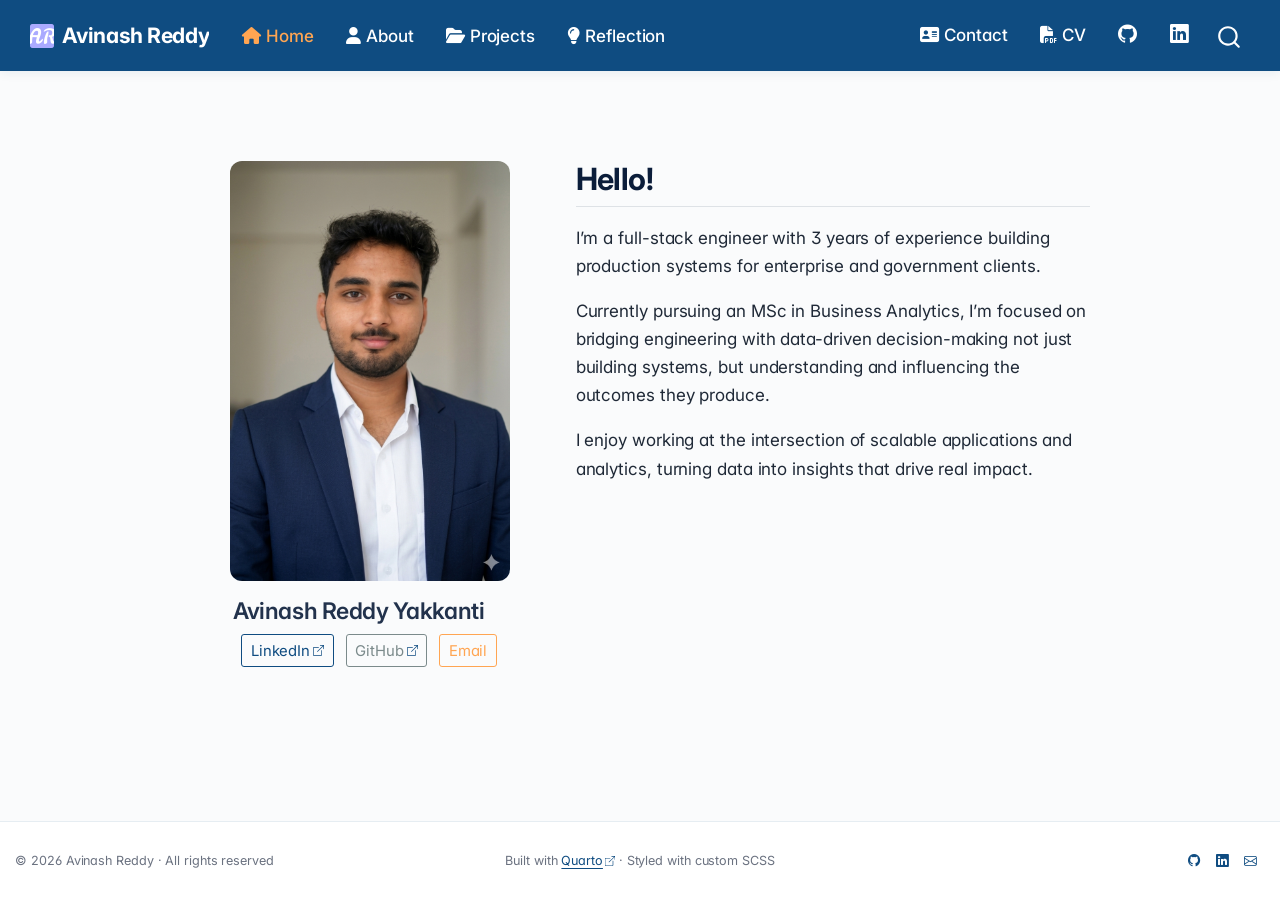
<file: docs/index.html>
<!DOCTYPE html>
<html xmlns="http://www.w3.org/1999/xhtml" lang="en" xml:lang="en"><head>

<meta charset="utf-8">
<meta name="generator" content="quarto-1.9.36">

<meta name="viewport" content="width=device-width, initial-scale=1.0, user-scalable=yes">


<title>Avinash Reddy · Portfolio – Avinash Reddy</title>
<style>
/* Default styles provided by pandoc.
** See https://pandoc.org/MANUAL.html#variables-for-html for config info.
*/
code{white-space: pre-wrap;}
span.smallcaps{font-variant: small-caps;}
div.columns{display: flex; gap: min(4vw, 1.5em);}
div.column{flex: auto; overflow-x: auto;}
div.hanging-indent{margin-left: 1.5em; text-indent: -1.5em;}
ul.task-list{list-style: none;}
ul.task-list li input[type="checkbox"] {
  width: 0.8em;
  margin: 0 0.8em 0.2em -1em; /* quarto-specific, see https://github.com/quarto-dev/quarto-cli/issues/4556 */ 
  vertical-align: middle;
}
</style>


<script src="site_libs/quarto-nav/quarto-nav.js"></script>
<script src="site_libs/clipboard/clipboard.min.js"></script>
<script src="site_libs/quarto-search/autocomplete.umd.js"></script>
<script src="site_libs/quarto-search/fuse.min.js"></script>
<script src="site_libs/quarto-search/quarto-search.js"></script>
<meta name="quarto:offset" content="./">
<link href="./images/favicon.ico" rel="icon">
<script src="site_libs/quarto-html/quarto.js" type="module"></script>
<script src="site_libs/quarto-html/tabsets/tabsets.js" type="module"></script>
<script src="site_libs/quarto-html/popper.min.js"></script>
<script src="site_libs/quarto-html/tippy.umd.min.js"></script>
<script src="site_libs/quarto-html/anchor.min.js"></script>
<link href="site_libs/quarto-html/tippy.css" rel="stylesheet">
<link href="site_libs/quarto-html/quarto-syntax-highlighting-d4a9812550bb38929f63f56df8ca3741.css" rel="stylesheet" id="quarto-text-highlighting-styles">
<script src="site_libs/bootstrap/bootstrap.min.js"></script>
<link href="site_libs/bootstrap/bootstrap-icons.css" rel="stylesheet">
<link href="site_libs/bootstrap/bootstrap-14f9cd70b655bc356fd94f6cda66fdd4.min.css" rel="stylesheet" append-hash="true" id="quarto-bootstrap" data-mode="light">
<link href="site_libs/quarto-contrib/fontawesome6-6.7.2/all.min.css" rel="stylesheet">
<link href="site_libs/quarto-contrib/fontawesome6-6.7.2/latex-fontsize.css" rel="stylesheet">
<script id="quarto-search-options" type="application/json">{
  "location": "navbar",
  "copy-button": false,
  "collapse-after": 3,
  "panel-placement": "end",
  "type": "overlay",
  "limit": 50,
  "keyboard-shortcut": [
    "f",
    "/",
    "s"
  ],
  "show-item-context": false,
  "language": {
    "search-no-results-text": "No results",
    "search-matching-documents-text": "matching documents",
    "search-copy-link-title": "Copy link to search",
    "search-hide-matches-text": "Hide additional matches",
    "search-more-match-text": "more match in this document",
    "search-more-matches-text": "more matches in this document",
    "search-clear-button-title": "Clear",
    "search-text-placeholder": "",
    "search-detached-cancel-button-title": "Cancel",
    "search-submit-button-title": "Submit",
    "search-label": "Search"
  }
}</script>
<style>html{ scroll-behavior: smooth; }</style>


</head>

<body class="nav-fixed quarto-light">

<div id="quarto-search-results"></div>
  <header id="quarto-header" class="headroom fixed-top">
    <nav class="navbar navbar-expand-lg " data-bs-theme="dark">
      <div class="navbar-container container-fluid">
      <div class="navbar-brand-container mx-auto">
    <a href="./index.html" class="navbar-brand navbar-brand-logo">
    <img src="./images/logo.png" alt="Avinash Reddy logo" class="navbar-logo light-content">
    <img src="./images/logo.png" alt="Avinash Reddy logo" class="navbar-logo dark-content">
    </a>
    <a class="navbar-brand" href="./index.html">
    <span class="navbar-title">Avinash Reddy</span>
    </a>
  </div>
            <div id="quarto-search" class="" title="Search"></div>
          <button class="navbar-toggler" type="button" data-bs-toggle="collapse" data-bs-target="#navbarCollapse" aria-controls="navbarCollapse" role="menu" aria-expanded="false" aria-label="Toggle navigation" onclick="if (window.quartoToggleHeadroom) { window.quartoToggleHeadroom(); }">
  <span class="navbar-toggler-icon"></span>
</button>
          <div class="collapse navbar-collapse" id="navbarCollapse">
            <ul class="navbar-nav navbar-nav-scroll me-auto">
  <li class="nav-item">
    <a class="nav-link active" href="./index.html" aria-current="page"> 
<span class="menu-text"><i class="fa-solid fa-house" aria-label="house"></i> Home</span></a>
  </li>  
  <li class="nav-item">
    <a class="nav-link" href="./about.html"> 
<span class="menu-text"><i class="fa-solid fa-user" aria-label="user"></i> About</span></a>
  </li>  
  <li class="nav-item">
    <a class="nav-link" href="./projects/list/index.html"> 
<span class="menu-text"><i class="fa-solid fa-folder-open" aria-label="folder-open"></i> Projects</span></a>
  </li>  
  <li class="nav-item">
    <a class="nav-link" href="./reflection.html"> 
<span class="menu-text"><i class="fa-solid fa-lightbulb" aria-label="lightbulb"></i> Reflection</span></a>
  </li>  
</ul>
            <ul class="navbar-nav navbar-nav-scroll ms-auto">
  <li class="nav-item">
    <a class="nav-link" href="./contact.html"> 
<span class="menu-text"><i class="fa-solid fa-address-card" aria-label="address-card"></i> Contact</span></a>
  </li>  
  <li class="nav-item">
    <a class="nav-link" href="./cv/Avinash_cv.pdf" target="_blank"> 
<span class="menu-text"><i class="fa-solid fa-file-pdf" aria-label="file-pdf"></i> CV</span></a>
  </li>  
  <li class="nav-item compact">
    <a class="nav-link" href="https://github.com/avinashreddy-11105" target="_blank"> <i class="bi bi-github" role="img" aria-label="GitHub">
</i> 
<span class="menu-text"></span></a>
  </li>  
  <li class="nav-item compact">
    <a class="nav-link" href="https://linkedin.com/in/avinashreddy11105" target="_blank"> <i class="bi bi-linkedin" role="img" aria-label="LinkedIn">
</i> 
<span class="menu-text"></span></a>
  </li>  
</ul>
          </div> <!-- /navcollapse -->
            <div class="quarto-navbar-tools">
</div>
      </div> <!-- /container-fluid -->
    </nav>
</header>
<!-- content -->
<div id="quarto-content" class="quarto-container page-columns page-rows-contents page-layout-full page-navbar">
<!-- sidebar -->
<!-- margin-sidebar -->
    
<!-- main -->
<main class="content column-page" id="quarto-document-content"><header id="title-block-header" class="quarto-title-block"></header>




<style>
.hero-container {
  max-width: 900px;
  margin: 60px auto;
}

/* Ensure grid is centered while keeping top alignment */
.grid {
  align-items: flex-start !important;
  justify-content: center !important;
}

.g-col-md-7 {
  display: flex;
  flex-direction: column;
  justify-content: flex-start;
}

.profile-img {
  border-radius: 12px;
  width: 100%;
  max-width: 280px;
  display: block;
  margin: 0 auto;
}

.name {
  margin-top: 15px;
  font-weight: 600;
  margin-left : 6px;
}

.links a {
  margin-right: 8px;
}

/* Remove default heading top spacing so "Hello" aligns with image top */
h2 {
  margin-top: 0;
}

</style>
<div class="hero-container">
<div class="grid align-items-start justify-content-center">
<div class="g-col-12 g-col-md-5 text-center">
<p><img src="images/profile.png" class="profile-img img-fluid"></p>
<section id="avinash-reddy-yakkanti" class="level3 name">
<h3 class="name anchored" data-anchor-id="avinash-reddy-yakkanti">Avinash Reddy Yakkanti</h3>
<div class="links">
<p><a href="https://linkedin.com/in/avinashreddy11105" class="btn btn-outline-primary btn-sm">LinkedIn</a> <a href="https://github.com/avinashreddy-11105" class="btn btn-outline-dark btn-sm">GitHub</a> <a href="mailto:yakkantiavinash6@gmail.com" class="btn btn-outline-secondary btn-sm">Email</a></p>
</div>
</section>
</div>
<section id="hello" class="level2 g-col-12 g-col-md-7">
<h2 class="anchored" data-anchor-id="hello">Hello!</h2>
<p>I’m a full-stack engineer with 3 years of experience building production systems for enterprise and government clients.</p>
<p>Currently pursuing an MSc in Business Analytics, I’m focused on bridging engineering with data-driven decision-making not just building systems, but understanding and influencing the outcomes they produce.</p>
<p>I enjoy working at the intersection of scalable applications and analytics, turning data into insights that drive real impact.</p>
</section>
</div>
</div>



</main> <!-- /main -->
<script id="quarto-html-after-body" type="application/javascript">
  window.document.addEventListener("DOMContentLoaded", function (event) {
    const icon = "";
    const anchorJS = new window.AnchorJS();
    anchorJS.options = {
      placement: 'right',
      icon: icon
    };
    anchorJS.add('.anchored');
    const isCodeAnnotation = (el) => {
      for (const clz of el.classList) {
        if (clz.startsWith('code-annotation-')) {                     
          return true;
        }
      }
      return false;
    }
    const onCopySuccess = function(e) {
      // button target
      const button = e.trigger;
      // don't keep focus
      button.blur();
      // flash "checked"
      button.classList.add('code-copy-button-checked');
      var currentTitle = button.getAttribute("title");
      button.setAttribute("title", "Copied!");
      let tooltip;
      if (window.bootstrap) {
        button.setAttribute("data-bs-toggle", "tooltip");
        button.setAttribute("data-bs-placement", "left");
        button.setAttribute("data-bs-title", "Copied!");
        tooltip = new bootstrap.Tooltip(button, 
          { trigger: "manual", 
            customClass: "code-copy-button-tooltip",
            offset: [0, -8]});
        tooltip.show();    
      }
      setTimeout(function() {
        if (tooltip) {
          tooltip.hide();
          button.removeAttribute("data-bs-title");
          button.removeAttribute("data-bs-toggle");
          button.removeAttribute("data-bs-placement");
        }
        button.setAttribute("title", currentTitle);
        button.classList.remove('code-copy-button-checked');
      }, 1000);
      // clear code selection
      e.clearSelection();
    }
    const getTextToCopy = function(trigger) {
      const outerScaffold = trigger.parentElement.cloneNode(true);
      const codeEl = outerScaffold.querySelector('code');
      for (const childEl of codeEl.children) {
        if (isCodeAnnotation(childEl)) {
          childEl.remove();
        }
      }
      return codeEl.innerText;
    }
    const clipboard = new window.ClipboardJS('.code-copy-button:not([data-in-quarto-modal])', {
      text: getTextToCopy
    });
    clipboard.on('success', onCopySuccess);
    if (window.document.getElementById('quarto-embedded-source-code-modal')) {
      const clipboardModal = new window.ClipboardJS('.code-copy-button[data-in-quarto-modal]', {
        text: getTextToCopy,
        container: window.document.getElementById('quarto-embedded-source-code-modal')
      });
      clipboardModal.on('success', onCopySuccess);
    }
      var localhostRegex = new RegExp(/^(?:http|https):\/\/localhost\:?[0-9]*\//);
      var mailtoRegex = new RegExp(/^mailto:/);
        var filterRegex = new RegExp("https:\/\/avinashreddyyakkanti2-alt\.github\.io\/Avinash-ePortfolio\/");
      var isInternal = (href) => {
          return filterRegex.test(href) || localhostRegex.test(href) || mailtoRegex.test(href);
      }
      // Inspect non-navigation links and adorn them if external
     var links = window.document.querySelectorAll('a[href]:not(.nav-link):not(.navbar-brand):not(.toc-action):not(.sidebar-link):not(.sidebar-item-toggle):not(.pagination-link):not(.no-external):not([aria-hidden]):not(.dropdown-item):not(.quarto-navigation-tool):not(.about-link)');
      for (var i=0; i<links.length; i++) {
        const link = links[i];
        if (!isInternal(link.href)) {
          // undo the damage that might have been done by quarto-nav.js in the case of
          // links that we want to consider external
          if (link.dataset.originalHref !== undefined) {
            link.href = link.dataset.originalHref;
          }
            // target, if specified
            link.setAttribute("target", "_blank");
            if (link.getAttribute("rel") === null) {
              link.setAttribute("rel", "noopener");
            }
            // default icon
            link.classList.add("external");
        }
      }
    function tippyHover(el, contentFn, onTriggerFn, onUntriggerFn) {
      const config = {
        allowHTML: true,
        maxWidth: 500,
        delay: 100,
        arrow: false,
        appendTo: function(el) {
            return el.parentElement;
        },
        interactive: true,
        interactiveBorder: 10,
        theme: 'quarto',
        placement: 'bottom-start',
      };
      if (contentFn) {
        config.content = contentFn;
      }
      if (onTriggerFn) {
        config.onTrigger = onTriggerFn;
      }
      if (onUntriggerFn) {
        config.onUntrigger = onUntriggerFn;
      }
      window.tippy(el, config); 
    }
    const noterefs = window.document.querySelectorAll('a[role="doc-noteref"]');
    for (var i=0; i<noterefs.length; i++) {
      const ref = noterefs[i];
      tippyHover(ref, function() {
        // use id or data attribute instead here
        let href = ref.getAttribute('data-footnote-href') || ref.getAttribute('href');
        try { href = new URL(href).hash; } catch {}
        const id = href.replace(/^#\/?/, "");
        const note = window.document.getElementById(id);
        if (note) {
          return note.innerHTML;
        } else {
          return "";
        }
      });
    }
    const xrefs = window.document.querySelectorAll('a.quarto-xref');
    const processXRef = (id, note) => {
      // Strip column container classes
      const stripColumnClz = (el) => {
        el.classList.remove("page-full", "page-columns");
        if (el.children) {
          for (const child of el.children) {
            stripColumnClz(child);
          }
        }
      }
      stripColumnClz(note)
      if (id === null || id.startsWith('sec-')) {
        // Special case sections, only their first couple elements
        const container = document.createElement("div");
        if (note.children && note.children.length > 2) {
          container.appendChild(note.children[0].cloneNode(true));
          for (let i = 1; i < note.children.length; i++) {
            const child = note.children[i];
            if (child.tagName === "P" && child.innerText === "") {
              continue;
            } else {
              container.appendChild(child.cloneNode(true));
              break;
            }
          }
          if (window.Quarto?.typesetMath) {
            window.Quarto.typesetMath(container);
          }
          return container.innerHTML
        } else {
          if (window.Quarto?.typesetMath) {
            window.Quarto.typesetMath(note);
          }
          return note.innerHTML;
        }
      } else {
        // Remove any anchor links if they are present
        const anchorLink = note.querySelector('a.anchorjs-link');
        if (anchorLink) {
          anchorLink.remove();
        }
        if (window.Quarto?.typesetMath) {
          window.Quarto.typesetMath(note);
        }
        if (note.classList.contains("callout")) {
          return note.outerHTML;
        } else {
          return note.innerHTML;
        }
      }
    }
    for (var i=0; i<xrefs.length; i++) {
      const xref = xrefs[i];
      tippyHover(xref, undefined, function(instance) {
        instance.disable();
        let url = xref.getAttribute('href');
        let hash = undefined; 
        if (url.startsWith('#')) {
          hash = url;
        } else {
          try { hash = new URL(url).hash; } catch {}
        }
        if (hash) {
          const id = hash.replace(/^#\/?/, "");
          const note = window.document.getElementById(id);
          if (note !== null) {
            try {
              const html = processXRef(id, note.cloneNode(true));
              instance.setContent(html);
            } finally {
              instance.enable();
              instance.show();
            }
          } else {
            // See if we can fetch this
            fetch(url.split('#')[0])
            .then(res => res.text())
            .then(html => {
              const parser = new DOMParser();
              const htmlDoc = parser.parseFromString(html, "text/html");
              const note = htmlDoc.getElementById(id);
              if (note !== null) {
                const html = processXRef(id, note);
                instance.setContent(html);
              } 
            }).finally(() => {
              instance.enable();
              instance.show();
            });
          }
        } else {
          // See if we can fetch a full url (with no hash to target)
          // This is a special case and we should probably do some content thinning / targeting
          fetch(url)
          .then(res => res.text())
          .then(html => {
            const parser = new DOMParser();
            const htmlDoc = parser.parseFromString(html, "text/html");
            const note = htmlDoc.querySelector('main.content');
            if (note !== null) {
              // This should only happen for chapter cross references
              // (since there is no id in the URL)
              // remove the first header
              if (note.children.length > 0 && note.children[0].tagName === "HEADER") {
                note.children[0].remove();
              }
              const html = processXRef(null, note);
              instance.setContent(html);
            } 
          }).finally(() => {
            instance.enable();
            instance.show();
          });
        }
      }, function(instance) {
      });
    }
        let selectedAnnoteEl;
        const selectorForAnnotation = ( cell, annotation) => {
          let cellAttr = 'data-code-cell="' + cell + '"';
          let lineAttr = 'data-code-annotation="' +  annotation + '"';
          const selector = 'span[' + cellAttr + '][' + lineAttr + ']';
          return selector;
        }
        const selectCodeLines = (annoteEl) => {
          const doc = window.document;
          const targetCell = annoteEl.getAttribute("data-target-cell");
          const targetAnnotation = annoteEl.getAttribute("data-target-annotation");
          const annoteSpan = window.document.querySelector(selectorForAnnotation(targetCell, targetAnnotation));
          const lines = annoteSpan.getAttribute("data-code-lines").split(",");
          const lineIds = lines.map((line) => {
            return targetCell + "-" + line;
          })
          let top = null;
          let height = null;
          let parent = null;
          if (lineIds.length > 0) {
              //compute the position of the single el (top and bottom and make a div)
              const el = window.document.getElementById(lineIds[0]);
              top = el.offsetTop;
              height = el.offsetHeight;
              parent = el.parentElement.parentElement;
            if (lineIds.length > 1) {
              const lastEl = window.document.getElementById(lineIds[lineIds.length - 1]);
              const bottom = lastEl.offsetTop + lastEl.offsetHeight;
              height = bottom - top;
            }
            if (top !== null && height !== null && parent !== null) {
              // cook up a div (if necessary) and position it 
              let div = window.document.getElementById("code-annotation-line-highlight");
              if (div === null) {
                div = window.document.createElement("div");
                div.setAttribute("id", "code-annotation-line-highlight");
                div.style.position = 'absolute';
                parent.appendChild(div);
              }
              div.style.top = top - 2 + "px";
              div.style.height = height + 4 + "px";
              div.style.left = 0;
              let gutterDiv = window.document.getElementById("code-annotation-line-highlight-gutter");
              if (gutterDiv === null) {
                gutterDiv = window.document.createElement("div");
                gutterDiv.setAttribute("id", "code-annotation-line-highlight-gutter");
                gutterDiv.style.position = 'absolute';
                const codeCell = window.document.getElementById(targetCell);
                const gutter = codeCell.querySelector('.code-annotation-gutter');
                gutter.appendChild(gutterDiv);
              }
              gutterDiv.style.top = top - 2 + "px";
              gutterDiv.style.height = height + 4 + "px";
            }
            selectedAnnoteEl = annoteEl;
          }
        };
        const unselectCodeLines = () => {
          const elementsIds = ["code-annotation-line-highlight", "code-annotation-line-highlight-gutter"];
          elementsIds.forEach((elId) => {
            const div = window.document.getElementById(elId);
            if (div) {
              div.remove();
            }
          });
          selectedAnnoteEl = undefined;
        };
          // Handle positioning of the toggle
      window.addEventListener(
        "resize",
        throttle(() => {
          elRect = undefined;
          if (selectedAnnoteEl) {
            selectCodeLines(selectedAnnoteEl);
          }
        }, 10)
      );
      function throttle(fn, ms) {
      let throttle = false;
      let timer;
        return (...args) => {
          if(!throttle) { // first call gets through
              fn.apply(this, args);
              throttle = true;
          } else { // all the others get throttled
              if(timer) clearTimeout(timer); // cancel #2
              timer = setTimeout(() => {
                fn.apply(this, args);
                timer = throttle = false;
              }, ms);
          }
        };
      }
        // Attach click handler to the DT
        const annoteDls = window.document.querySelectorAll('dt[data-target-cell]');
        for (const annoteDlNode of annoteDls) {
          annoteDlNode.addEventListener('click', (event) => {
            const clickedEl = event.target;
            if (clickedEl !== selectedAnnoteEl) {
              unselectCodeLines();
              const activeEl = window.document.querySelector('dt[data-target-cell].code-annotation-active');
              if (activeEl) {
                activeEl.classList.remove('code-annotation-active');
              }
              selectCodeLines(clickedEl);
              clickedEl.classList.add('code-annotation-active');
            } else {
              // Unselect the line
              unselectCodeLines();
              clickedEl.classList.remove('code-annotation-active');
            }
          });
        }
    const findCites = (el) => {
      const parentEl = el.parentElement;
      if (parentEl) {
        const cites = parentEl.dataset.cites;
        if (cites) {
          return {
            el,
            cites: cites.split(' ')
          };
        } else {
          return findCites(el.parentElement)
        }
      } else {
        return undefined;
      }
    };
    var bibliorefs = window.document.querySelectorAll('a[role="doc-biblioref"]');
    for (var i=0; i<bibliorefs.length; i++) {
      const ref = bibliorefs[i];
      const citeInfo = findCites(ref);
      if (citeInfo) {
        tippyHover(citeInfo.el, function() {
          var popup = window.document.createElement('div');
          citeInfo.cites.forEach(function(cite) {
            var citeDiv = window.document.createElement('div');
            citeDiv.classList.add('hanging-indent');
            citeDiv.classList.add('csl-entry');
            var biblioDiv = window.document.getElementById('ref-' + cite);
            if (biblioDiv) {
              citeDiv.innerHTML = biblioDiv.innerHTML;
            }
            popup.appendChild(citeDiv);
          });
          return popup.innerHTML;
        });
      }
    }
  });
  </script>
</div> <!-- /content -->
<footer class="footer">
  <div class="nav-footer">
    <div class="nav-footer-left">
<p>© 2026 Avinash Reddy · All rights reserved</p>
</div>   
    <div class="nav-footer-center">
<p>Built with <a href="https://quarto.org">Quarto</a> · Styled with custom SCSS</p>
</div>
    <div class="nav-footer-right">
      <ul class="footer-items list-unstyled">
    <li class="nav-item compact">
    <a class="nav-link" href="https://github.com/avinashreddy-11105">
      <i class="bi bi-github" role="img" aria-label="GitHub">
</i> 
    </a>
  </li>  
    <li class="nav-item compact">
    <a class="nav-link" href="https://linkedin.com/in/avinashreddy11105">
      <i class="bi bi-linkedin" role="img" aria-label="LinkedIn">
</i> 
    </a>
  </li>  
    <li class="nav-item compact">
    <a class="nav-link" href="mailto:yakkantiavinash6@gmail.com">
      <i class="bi bi-envelope" role="img" aria-label="Email">
</i> 
    </a>
  </li>  
</ul>
    </div>
  </div>
</footer>




<script src="site_libs/quarto-html/zenscroll-min.js"></script>
</body></html>
</file>
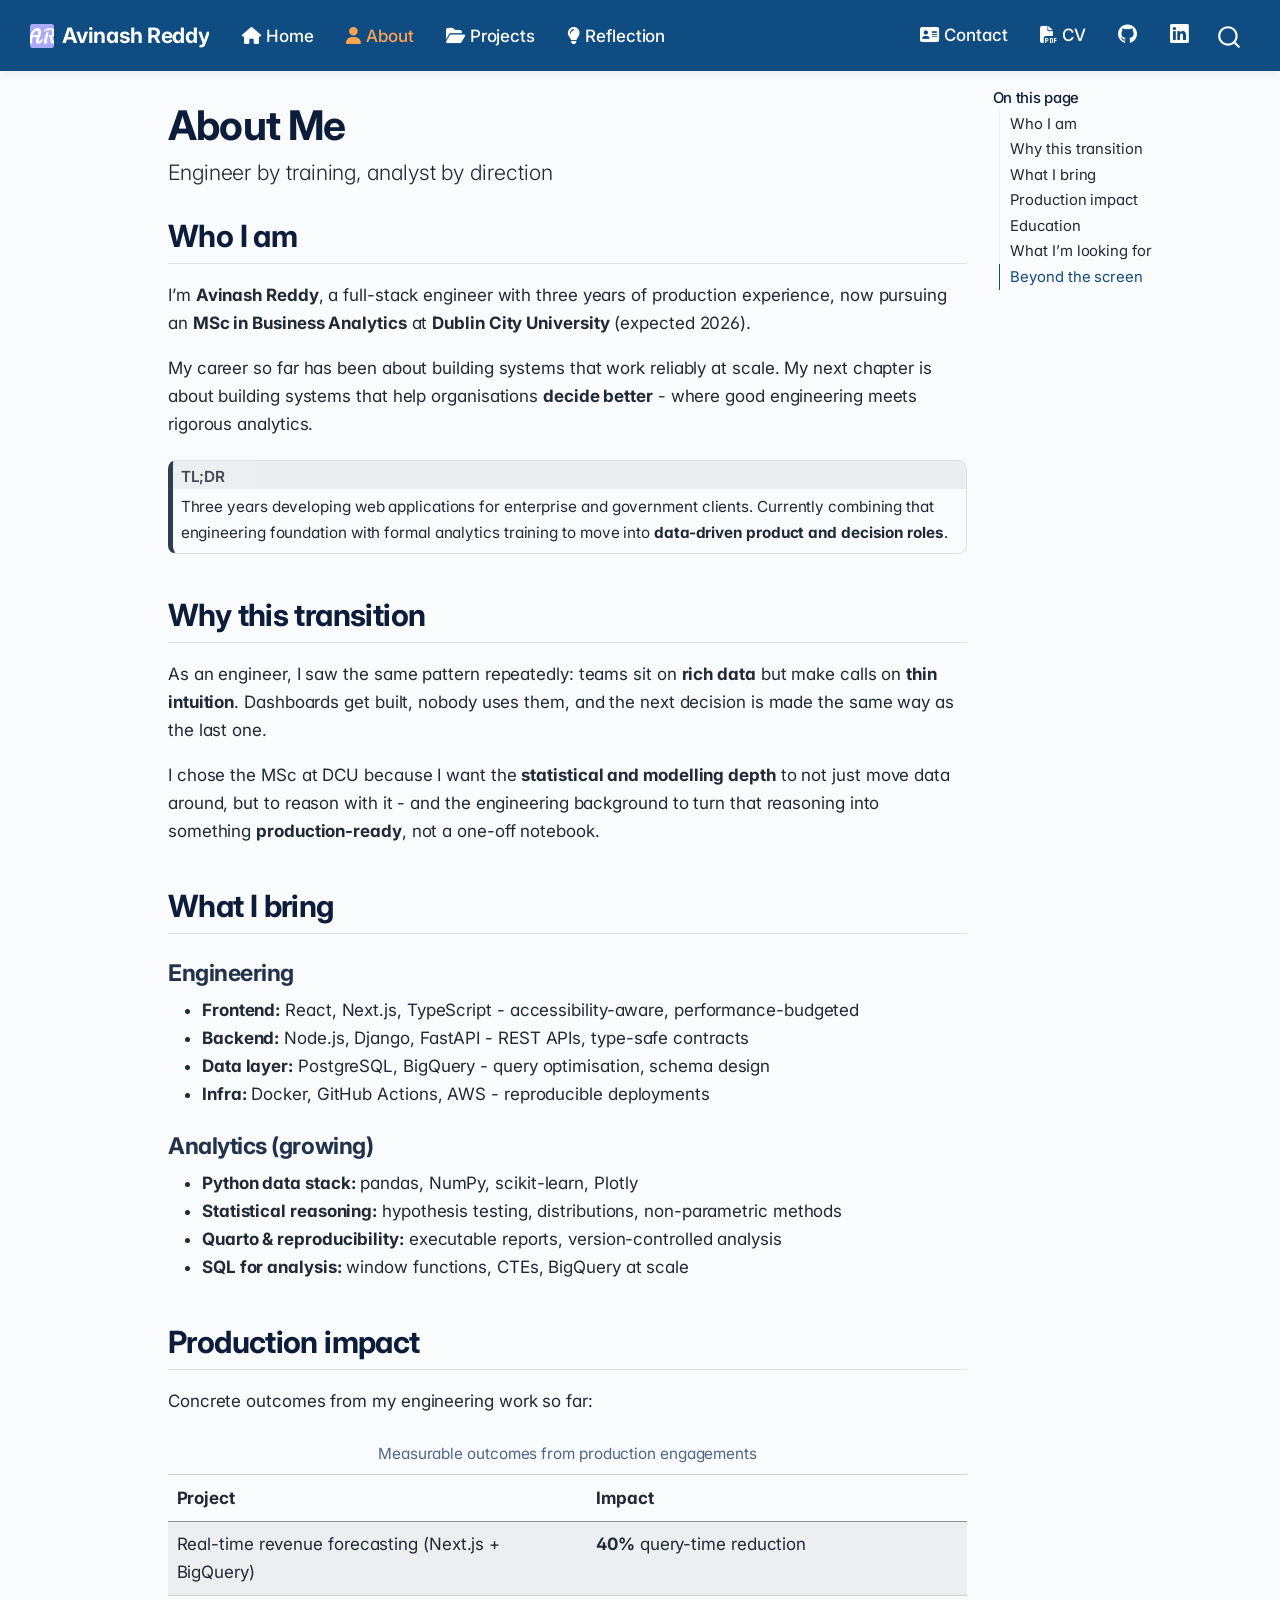
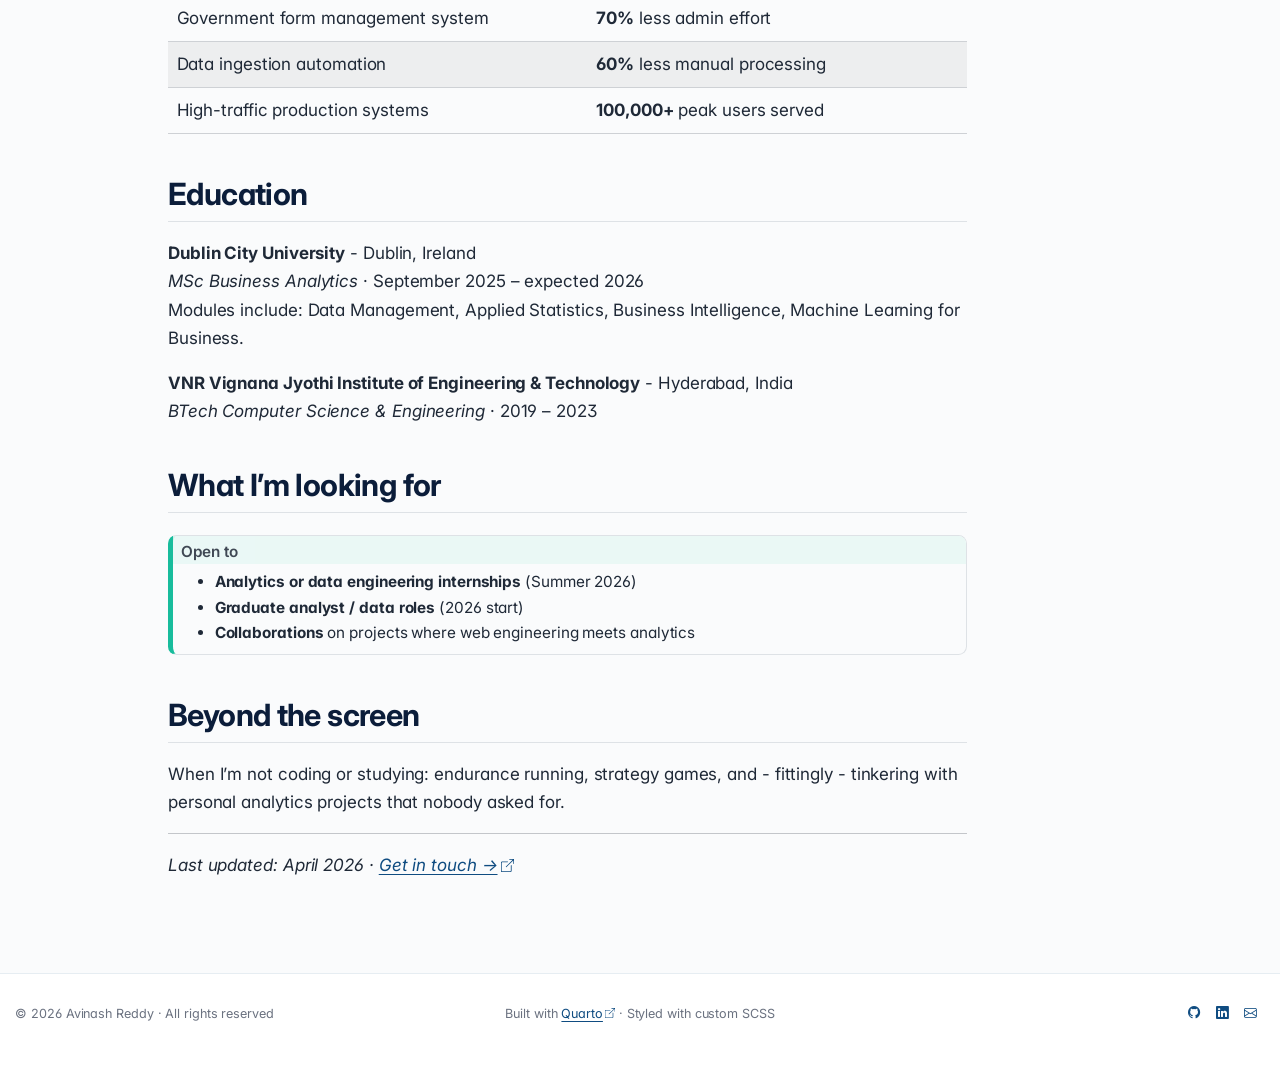
<file: docs/about.html>
<!DOCTYPE html>
<html xmlns="http://www.w3.org/1999/xhtml" lang="en" xml:lang="en"><head>

<meta charset="utf-8">
<meta name="generator" content="quarto-1.9.36">

<meta name="viewport" content="width=device-width, initial-scale=1.0, user-scalable=yes">


<title>About Me – Avinash Reddy</title>
<style>
/* Default styles provided by pandoc.
** See https://pandoc.org/MANUAL.html#variables-for-html for config info.
*/
code{white-space: pre-wrap;}
span.smallcaps{font-variant: small-caps;}
div.columns{display: flex; gap: min(4vw, 1.5em);}
div.column{flex: auto; overflow-x: auto;}
div.hanging-indent{margin-left: 1.5em; text-indent: -1.5em;}
ul.task-list{list-style: none;}
ul.task-list li input[type="checkbox"] {
  width: 0.8em;
  margin: 0 0.8em 0.2em -1em; /* quarto-specific, see https://github.com/quarto-dev/quarto-cli/issues/4556 */ 
  vertical-align: middle;
}
</style>


<script src="site_libs/quarto-nav/quarto-nav.js"></script>
<script src="site_libs/clipboard/clipboard.min.js"></script>
<script src="site_libs/quarto-search/autocomplete.umd.js"></script>
<script src="site_libs/quarto-search/fuse.min.js"></script>
<script src="site_libs/quarto-search/quarto-search.js"></script>
<meta name="quarto:offset" content="./">
<link href="./images/favicon.ico" rel="icon">
<script src="site_libs/quarto-html/quarto.js" type="module"></script>
<script src="site_libs/quarto-html/tabsets/tabsets.js" type="module"></script>
<script src="site_libs/quarto-html/popper.min.js"></script>
<script src="site_libs/quarto-html/tippy.umd.min.js"></script>
<script src="site_libs/quarto-html/anchor.min.js"></script>
<link href="site_libs/quarto-html/tippy.css" rel="stylesheet">
<link href="site_libs/quarto-html/quarto-syntax-highlighting-d4a9812550bb38929f63f56df8ca3741.css" rel="stylesheet" id="quarto-text-highlighting-styles">
<script src="site_libs/bootstrap/bootstrap.min.js"></script>
<link href="site_libs/bootstrap/bootstrap-icons.css" rel="stylesheet">
<link href="site_libs/bootstrap/bootstrap-14f9cd70b655bc356fd94f6cda66fdd4.min.css" rel="stylesheet" append-hash="true" id="quarto-bootstrap" data-mode="light">
<link href="site_libs/quarto-contrib/fontawesome6-6.7.2/all.min.css" rel="stylesheet">
<link href="site_libs/quarto-contrib/fontawesome6-6.7.2/latex-fontsize.css" rel="stylesheet">
<script id="quarto-search-options" type="application/json">{
  "location": "navbar",
  "copy-button": false,
  "collapse-after": 3,
  "panel-placement": "end",
  "type": "overlay",
  "limit": 50,
  "keyboard-shortcut": [
    "f",
    "/",
    "s"
  ],
  "show-item-context": false,
  "language": {
    "search-no-results-text": "No results",
    "search-matching-documents-text": "matching documents",
    "search-copy-link-title": "Copy link to search",
    "search-hide-matches-text": "Hide additional matches",
    "search-more-match-text": "more match in this document",
    "search-more-matches-text": "more matches in this document",
    "search-clear-button-title": "Clear",
    "search-text-placeholder": "",
    "search-detached-cancel-button-title": "Cancel",
    "search-submit-button-title": "Submit",
    "search-label": "Search"
  }
}</script>
<style>html{ scroll-behavior: smooth; }</style>


</head>

<body class="nav-fixed quarto-light">

<div id="quarto-search-results"></div>
  <header id="quarto-header" class="headroom fixed-top">
    <nav class="navbar navbar-expand-lg " data-bs-theme="dark">
      <div class="navbar-container container-fluid">
      <div class="navbar-brand-container mx-auto">
    <a href="./index.html" class="navbar-brand navbar-brand-logo">
    <img src="./images/logo.png" alt="Avinash Reddy logo" class="navbar-logo light-content">
    <img src="./images/logo.png" alt="Avinash Reddy logo" class="navbar-logo dark-content">
    </a>
    <a class="navbar-brand" href="./index.html">
    <span class="navbar-title">Avinash Reddy</span>
    </a>
  </div>
            <div id="quarto-search" class="" title="Search"></div>
          <button class="navbar-toggler" type="button" data-bs-toggle="collapse" data-bs-target="#navbarCollapse" aria-controls="navbarCollapse" role="menu" aria-expanded="false" aria-label="Toggle navigation" onclick="if (window.quartoToggleHeadroom) { window.quartoToggleHeadroom(); }">
  <span class="navbar-toggler-icon"></span>
</button>
          <div class="collapse navbar-collapse" id="navbarCollapse">
            <ul class="navbar-nav navbar-nav-scroll me-auto">
  <li class="nav-item">
    <a class="nav-link" href="./index.html"> 
<span class="menu-text"><i class="fa-solid fa-house" aria-label="house"></i> Home</span></a>
  </li>  
  <li class="nav-item">
    <a class="nav-link active" href="./about.html" aria-current="page"> 
<span class="menu-text"><i class="fa-solid fa-user" aria-label="user"></i> About</span></a>
  </li>  
  <li class="nav-item">
    <a class="nav-link" href="./projects/list/index.html"> 
<span class="menu-text"><i class="fa-solid fa-folder-open" aria-label="folder-open"></i> Projects</span></a>
  </li>  
  <li class="nav-item">
    <a class="nav-link" href="./reflection.html"> 
<span class="menu-text"><i class="fa-solid fa-lightbulb" aria-label="lightbulb"></i> Reflection</span></a>
  </li>  
</ul>
            <ul class="navbar-nav navbar-nav-scroll ms-auto">
  <li class="nav-item">
    <a class="nav-link" href="./contact.html"> 
<span class="menu-text"><i class="fa-solid fa-address-card" aria-label="address-card"></i> Contact</span></a>
  </li>  
  <li class="nav-item">
    <a class="nav-link" href="./cv/Avinash_cv.pdf" target="_blank"> 
<span class="menu-text"><i class="fa-solid fa-file-pdf" aria-label="file-pdf"></i> CV</span></a>
  </li>  
  <li class="nav-item compact">
    <a class="nav-link" href="https://github.com/avinashreddy-11105" target="_blank"> <i class="bi bi-github" role="img" aria-label="GitHub">
</i> 
<span class="menu-text"></span></a>
  </li>  
  <li class="nav-item compact">
    <a class="nav-link" href="https://linkedin.com/in/avinashreddy11105" target="_blank"> <i class="bi bi-linkedin" role="img" aria-label="LinkedIn">
</i> 
<span class="menu-text"></span></a>
  </li>  
</ul>
          </div> <!-- /navcollapse -->
            <div class="quarto-navbar-tools">
</div>
      </div> <!-- /container-fluid -->
    </nav>
</header>
<!-- content -->
<div id="quarto-content" class="quarto-container page-columns page-rows-contents page-layout-article page-navbar">
<!-- sidebar -->
<!-- margin-sidebar -->
    <div id="quarto-margin-sidebar" class="sidebar margin-sidebar">
        <nav id="TOC" role="doc-toc" class="toc-active">
    <h2 id="toc-title">On this page</h2>
   
  <ul>
  <li><a href="#who-i-am" id="toc-who-i-am" class="nav-link active" data-scroll-target="#who-i-am">Who I am</a></li>
  <li><a href="#why-this-transition" id="toc-why-this-transition" class="nav-link" data-scroll-target="#why-this-transition">Why this transition</a></li>
  <li><a href="#what-i-bring" id="toc-what-i-bring" class="nav-link" data-scroll-target="#what-i-bring">What I bring</a>
  <ul class="collapse">
  <li><a href="#engineering" id="toc-engineering" class="nav-link" data-scroll-target="#engineering">Engineering</a></li>
  <li><a href="#analytics-growing" id="toc-analytics-growing" class="nav-link" data-scroll-target="#analytics-growing">Analytics (growing)</a></li>
  </ul></li>
  <li><a href="#production-impact" id="toc-production-impact" class="nav-link" data-scroll-target="#production-impact">Production impact</a></li>
  <li><a href="#education" id="toc-education" class="nav-link" data-scroll-target="#education">Education</a></li>
  <li><a href="#what-im-looking-for" id="toc-what-im-looking-for" class="nav-link" data-scroll-target="#what-im-looking-for">What I’m looking for</a></li>
  <li><a href="#beyond-the-screen" id="toc-beyond-the-screen" class="nav-link" data-scroll-target="#beyond-the-screen">Beyond the screen</a></li>
  </ul>
</nav>
    </div>
<!-- main -->
<main class="content" id="quarto-document-content">

<header id="title-block-header" class="quarto-title-block default">
<div class="quarto-title">
<h1 class="title">About Me</h1>
<p class="subtitle lead">Engineer by training, analyst by direction</p>
</div>



<div class="quarto-title-meta">

    
  
    
  </div>
  


</header>


<section id="who-i-am" class="level2">
<h2 class="anchored" data-anchor-id="who-i-am">Who I am</h2>
<p>I’m <strong>Avinash Reddy</strong>, a full-stack engineer with three years of production experience, now pursuing an <strong>MSc in Business Analytics</strong> at <strong>Dublin City University</strong> (expected 2026).</p>
<p>My career so far has been about building systems that work reliably at scale. My next chapter is about building systems that help organisations <strong>decide better</strong> - where good engineering meets rigorous analytics.</p>
<div class="callout callout-style-default callout-note no-icon callout-titled">
<div class="callout-header d-flex align-content-center">
<div class="callout-icon-container">
<i class="callout-icon no-icon"></i>
</div>
<div class="callout-title-container flex-fill">
<span class="screen-reader-only">Note</span>TL;DR
</div>
</div>
<div class="callout-body-container callout-body">
<p>Three years developing web applications for enterprise and government clients. Currently combining that engineering foundation with formal analytics training to move into <strong>data-driven product and decision roles</strong>.</p>
</div>
</div>
</section>
<section id="why-this-transition" class="level2">
<h2 class="anchored" data-anchor-id="why-this-transition">Why this transition</h2>
<p>As an engineer, I saw the same pattern repeatedly: teams sit on <strong>rich data</strong> but make calls on <strong>thin intuition</strong>. Dashboards get built, nobody uses them, and the next decision is made the same way as the last one.</p>
<p>I chose the MSc at DCU because I want the <strong>statistical and modelling depth</strong> to not just move data around, but to reason with it - and the engineering background to turn that reasoning into something <strong>production-ready</strong>, not a one-off notebook.</p>
</section>
<section id="what-i-bring" class="level2">
<h2 class="anchored" data-anchor-id="what-i-bring">What I bring</h2>
<section id="engineering" class="level3">
<h3 class="anchored" data-anchor-id="engineering">Engineering</h3>
<ul>
<li><strong>Frontend:</strong> React, Next.js, TypeScript - accessibility-aware, performance-budgeted</li>
<li><strong>Backend:</strong> Node.js, Django, FastAPI - REST APIs, type-safe contracts</li>
<li><strong>Data layer:</strong> PostgreSQL, BigQuery - query optimisation, schema design</li>
<li><strong>Infra:</strong> Docker, GitHub Actions, AWS - reproducible deployments</li>
</ul>
</section>
<section id="analytics-growing" class="level3">
<h3 class="anchored" data-anchor-id="analytics-growing">Analytics (growing)</h3>
<ul>
<li><strong>Python data stack:</strong> pandas, NumPy, scikit-learn, Plotly</li>
<li><strong>Statistical reasoning:</strong> hypothesis testing, distributions, non-parametric methods</li>
<li><strong>Quarto &amp; reproducibility:</strong> executable reports, version-controlled analysis</li>
<li><strong>SQL for analysis:</strong> window functions, CTEs, BigQuery at scale</li>
</ul>
</section>
</section>
<section id="production-impact" class="level2">
<h2 class="anchored" data-anchor-id="production-impact">Production impact</h2>
<p>Concrete outcomes from my engineering work so far:</p>
<table class="table-striped table-hover caption-top table">
<caption>Measurable outcomes from production engagements</caption>
<colgroup>
<col style="width: 52%">
<col style="width: 47%">
</colgroup>
<thead>
<tr class="header">
<th>Project</th>
<th>Impact</th>
</tr>
</thead>
<tbody>
<tr class="odd">
<td>Real-time revenue forecasting (Next.js + BigQuery)</td>
<td><strong>40%</strong> query-time reduction</td>
</tr>
<tr class="even">
<td>Government form management system</td>
<td><strong>70%</strong> less admin effort</td>
</tr>
<tr class="odd">
<td>Data ingestion automation</td>
<td><strong>60%</strong> less manual processing</td>
</tr>
<tr class="even">
<td>High-traffic production systems</td>
<td><strong>100,000+</strong> peak users served</td>
</tr>
</tbody>
</table>
</section>
<section id="education" class="level2">
<h2 class="anchored" data-anchor-id="education">Education</h2>
<p><strong>Dublin City University</strong> - Dublin, Ireland<br>
<em>MSc Business Analytics</em> · September 2025 – expected 2026<br>
Modules include: Data Management, Applied Statistics, Business Intelligence, Machine Learning for Business.</p>
<p><strong>VNR Vignana Jyothi Institute of Engineering &amp; Technology</strong> - Hyderabad, India<br>
<em>BTech Computer Science &amp; Engineering</em> · 2019 – 2023</p>
</section>
<section id="what-im-looking-for" class="level2">
<h2 class="anchored" data-anchor-id="what-im-looking-for">What I’m looking for</h2>
<div class="callout callout-style-default callout-tip no-icon callout-titled">
<div class="callout-header d-flex align-content-center">
<div class="callout-icon-container">
<i class="callout-icon no-icon"></i>
</div>
<div class="callout-title-container flex-fill">
<span class="screen-reader-only">Tip</span>Open to
</div>
</div>
<div class="callout-body-container callout-body">
<ul>
<li><strong>Analytics or data engineering internships</strong> (Summer 2026)</li>
<li><strong>Graduate analyst / data roles</strong> (2026 start)</li>
<li><strong>Collaborations</strong> on projects where web engineering meets analytics</li>
</ul>
</div>
</div>
</section>
<section id="beyond-the-screen" class="level2">
<h2 class="anchored" data-anchor-id="beyond-the-screen">Beyond the screen</h2>
<p>When I’m not coding or studying: endurance running, strategy games, and - fittingly - tinkering with personal analytics projects that nobody asked for.</p>
<hr>
<p><em>Last updated: April 2026 · <a href="./contact.html">Get in touch →</a></em></p>


</section>

</main> <!-- /main -->
<script id="quarto-html-after-body" type="application/javascript">
  window.document.addEventListener("DOMContentLoaded", function (event) {
    const icon = "";
    const anchorJS = new window.AnchorJS();
    anchorJS.options = {
      placement: 'right',
      icon: icon
    };
    anchorJS.add('.anchored');
    const isCodeAnnotation = (el) => {
      for (const clz of el.classList) {
        if (clz.startsWith('code-annotation-')) {                     
          return true;
        }
      }
      return false;
    }
    const onCopySuccess = function(e) {
      // button target
      const button = e.trigger;
      // don't keep focus
      button.blur();
      // flash "checked"
      button.classList.add('code-copy-button-checked');
      var currentTitle = button.getAttribute("title");
      button.setAttribute("title", "Copied!");
      let tooltip;
      if (window.bootstrap) {
        button.setAttribute("data-bs-toggle", "tooltip");
        button.setAttribute("data-bs-placement", "left");
        button.setAttribute("data-bs-title", "Copied!");
        tooltip = new bootstrap.Tooltip(button, 
          { trigger: "manual", 
            customClass: "code-copy-button-tooltip",
            offset: [0, -8]});
        tooltip.show();    
      }
      setTimeout(function() {
        if (tooltip) {
          tooltip.hide();
          button.removeAttribute("data-bs-title");
          button.removeAttribute("data-bs-toggle");
          button.removeAttribute("data-bs-placement");
        }
        button.setAttribute("title", currentTitle);
        button.classList.remove('code-copy-button-checked');
      }, 1000);
      // clear code selection
      e.clearSelection();
    }
    const getTextToCopy = function(trigger) {
      const outerScaffold = trigger.parentElement.cloneNode(true);
      const codeEl = outerScaffold.querySelector('code');
      for (const childEl of codeEl.children) {
        if (isCodeAnnotation(childEl)) {
          childEl.remove();
        }
      }
      return codeEl.innerText;
    }
    const clipboard = new window.ClipboardJS('.code-copy-button:not([data-in-quarto-modal])', {
      text: getTextToCopy
    });
    clipboard.on('success', onCopySuccess);
    if (window.document.getElementById('quarto-embedded-source-code-modal')) {
      const clipboardModal = new window.ClipboardJS('.code-copy-button[data-in-quarto-modal]', {
        text: getTextToCopy,
        container: window.document.getElementById('quarto-embedded-source-code-modal')
      });
      clipboardModal.on('success', onCopySuccess);
    }
      var localhostRegex = new RegExp(/^(?:http|https):\/\/localhost\:?[0-9]*\//);
      var mailtoRegex = new RegExp(/^mailto:/);
        var filterRegex = new RegExp("https:\/\/avinashreddyyakkanti2-alt\.github\.io\/Avinash-ePortfolio\/");
      var isInternal = (href) => {
          return filterRegex.test(href) || localhostRegex.test(href) || mailtoRegex.test(href);
      }
      // Inspect non-navigation links and adorn them if external
     var links = window.document.querySelectorAll('a[href]:not(.nav-link):not(.navbar-brand):not(.toc-action):not(.sidebar-link):not(.sidebar-item-toggle):not(.pagination-link):not(.no-external):not([aria-hidden]):not(.dropdown-item):not(.quarto-navigation-tool):not(.about-link)');
      for (var i=0; i<links.length; i++) {
        const link = links[i];
        if (!isInternal(link.href)) {
          // undo the damage that might have been done by quarto-nav.js in the case of
          // links that we want to consider external
          if (link.dataset.originalHref !== undefined) {
            link.href = link.dataset.originalHref;
          }
            // target, if specified
            link.setAttribute("target", "_blank");
            if (link.getAttribute("rel") === null) {
              link.setAttribute("rel", "noopener");
            }
            // default icon
            link.classList.add("external");
        }
      }
    function tippyHover(el, contentFn, onTriggerFn, onUntriggerFn) {
      const config = {
        allowHTML: true,
        maxWidth: 500,
        delay: 100,
        arrow: false,
        appendTo: function(el) {
            return el.parentElement;
        },
        interactive: true,
        interactiveBorder: 10,
        theme: 'quarto',
        placement: 'bottom-start',
      };
      if (contentFn) {
        config.content = contentFn;
      }
      if (onTriggerFn) {
        config.onTrigger = onTriggerFn;
      }
      if (onUntriggerFn) {
        config.onUntrigger = onUntriggerFn;
      }
      window.tippy(el, config); 
    }
    const noterefs = window.document.querySelectorAll('a[role="doc-noteref"]');
    for (var i=0; i<noterefs.length; i++) {
      const ref = noterefs[i];
      tippyHover(ref, function() {
        // use id or data attribute instead here
        let href = ref.getAttribute('data-footnote-href') || ref.getAttribute('href');
        try { href = new URL(href).hash; } catch {}
        const id = href.replace(/^#\/?/, "");
        const note = window.document.getElementById(id);
        if (note) {
          return note.innerHTML;
        } else {
          return "";
        }
      });
    }
    const xrefs = window.document.querySelectorAll('a.quarto-xref');
    const processXRef = (id, note) => {
      // Strip column container classes
      const stripColumnClz = (el) => {
        el.classList.remove("page-full", "page-columns");
        if (el.children) {
          for (const child of el.children) {
            stripColumnClz(child);
          }
        }
      }
      stripColumnClz(note)
      if (id === null || id.startsWith('sec-')) {
        // Special case sections, only their first couple elements
        const container = document.createElement("div");
        if (note.children && note.children.length > 2) {
          container.appendChild(note.children[0].cloneNode(true));
          for (let i = 1; i < note.children.length; i++) {
            const child = note.children[i];
            if (child.tagName === "P" && child.innerText === "") {
              continue;
            } else {
              container.appendChild(child.cloneNode(true));
              break;
            }
          }
          if (window.Quarto?.typesetMath) {
            window.Quarto.typesetMath(container);
          }
          return container.innerHTML
        } else {
          if (window.Quarto?.typesetMath) {
            window.Quarto.typesetMath(note);
          }
          return note.innerHTML;
        }
      } else {
        // Remove any anchor links if they are present
        const anchorLink = note.querySelector('a.anchorjs-link');
        if (anchorLink) {
          anchorLink.remove();
        }
        if (window.Quarto?.typesetMath) {
          window.Quarto.typesetMath(note);
        }
        if (note.classList.contains("callout")) {
          return note.outerHTML;
        } else {
          return note.innerHTML;
        }
      }
    }
    for (var i=0; i<xrefs.length; i++) {
      const xref = xrefs[i];
      tippyHover(xref, undefined, function(instance) {
        instance.disable();
        let url = xref.getAttribute('href');
        let hash = undefined; 
        if (url.startsWith('#')) {
          hash = url;
        } else {
          try { hash = new URL(url).hash; } catch {}
        }
        if (hash) {
          const id = hash.replace(/^#\/?/, "");
          const note = window.document.getElementById(id);
          if (note !== null) {
            try {
              const html = processXRef(id, note.cloneNode(true));
              instance.setContent(html);
            } finally {
              instance.enable();
              instance.show();
            }
          } else {
            // See if we can fetch this
            fetch(url.split('#')[0])
            .then(res => res.text())
            .then(html => {
              const parser = new DOMParser();
              const htmlDoc = parser.parseFromString(html, "text/html");
              const note = htmlDoc.getElementById(id);
              if (note !== null) {
                const html = processXRef(id, note);
                instance.setContent(html);
              } 
            }).finally(() => {
              instance.enable();
              instance.show();
            });
          }
        } else {
          // See if we can fetch a full url (with no hash to target)
          // This is a special case and we should probably do some content thinning / targeting
          fetch(url)
          .then(res => res.text())
          .then(html => {
            const parser = new DOMParser();
            const htmlDoc = parser.parseFromString(html, "text/html");
            const note = htmlDoc.querySelector('main.content');
            if (note !== null) {
              // This should only happen for chapter cross references
              // (since there is no id in the URL)
              // remove the first header
              if (note.children.length > 0 && note.children[0].tagName === "HEADER") {
                note.children[0].remove();
              }
              const html = processXRef(null, note);
              instance.setContent(html);
            } 
          }).finally(() => {
            instance.enable();
            instance.show();
          });
        }
      }, function(instance) {
      });
    }
        let selectedAnnoteEl;
        const selectorForAnnotation = ( cell, annotation) => {
          let cellAttr = 'data-code-cell="' + cell + '"';
          let lineAttr = 'data-code-annotation="' +  annotation + '"';
          const selector = 'span[' + cellAttr + '][' + lineAttr + ']';
          return selector;
        }
        const selectCodeLines = (annoteEl) => {
          const doc = window.document;
          const targetCell = annoteEl.getAttribute("data-target-cell");
          const targetAnnotation = annoteEl.getAttribute("data-target-annotation");
          const annoteSpan = window.document.querySelector(selectorForAnnotation(targetCell, targetAnnotation));
          const lines = annoteSpan.getAttribute("data-code-lines").split(",");
          const lineIds = lines.map((line) => {
            return targetCell + "-" + line;
          })
          let top = null;
          let height = null;
          let parent = null;
          if (lineIds.length > 0) {
              //compute the position of the single el (top and bottom and make a div)
              const el = window.document.getElementById(lineIds[0]);
              top = el.offsetTop;
              height = el.offsetHeight;
              parent = el.parentElement.parentElement;
            if (lineIds.length > 1) {
              const lastEl = window.document.getElementById(lineIds[lineIds.length - 1]);
              const bottom = lastEl.offsetTop + lastEl.offsetHeight;
              height = bottom - top;
            }
            if (top !== null && height !== null && parent !== null) {
              // cook up a div (if necessary) and position it 
              let div = window.document.getElementById("code-annotation-line-highlight");
              if (div === null) {
                div = window.document.createElement("div");
                div.setAttribute("id", "code-annotation-line-highlight");
                div.style.position = 'absolute';
                parent.appendChild(div);
              }
              div.style.top = top - 2 + "px";
              div.style.height = height + 4 + "px";
              div.style.left = 0;
              let gutterDiv = window.document.getElementById("code-annotation-line-highlight-gutter");
              if (gutterDiv === null) {
                gutterDiv = window.document.createElement("div");
                gutterDiv.setAttribute("id", "code-annotation-line-highlight-gutter");
                gutterDiv.style.position = 'absolute';
                const codeCell = window.document.getElementById(targetCell);
                const gutter = codeCell.querySelector('.code-annotation-gutter');
                gutter.appendChild(gutterDiv);
              }
              gutterDiv.style.top = top - 2 + "px";
              gutterDiv.style.height = height + 4 + "px";
            }
            selectedAnnoteEl = annoteEl;
          }
        };
        const unselectCodeLines = () => {
          const elementsIds = ["code-annotation-line-highlight", "code-annotation-line-highlight-gutter"];
          elementsIds.forEach((elId) => {
            const div = window.document.getElementById(elId);
            if (div) {
              div.remove();
            }
          });
          selectedAnnoteEl = undefined;
        };
          // Handle positioning of the toggle
      window.addEventListener(
        "resize",
        throttle(() => {
          elRect = undefined;
          if (selectedAnnoteEl) {
            selectCodeLines(selectedAnnoteEl);
          }
        }, 10)
      );
      function throttle(fn, ms) {
      let throttle = false;
      let timer;
        return (...args) => {
          if(!throttle) { // first call gets through
              fn.apply(this, args);
              throttle = true;
          } else { // all the others get throttled
              if(timer) clearTimeout(timer); // cancel #2
              timer = setTimeout(() => {
                fn.apply(this, args);
                timer = throttle = false;
              }, ms);
          }
        };
      }
        // Attach click handler to the DT
        const annoteDls = window.document.querySelectorAll('dt[data-target-cell]');
        for (const annoteDlNode of annoteDls) {
          annoteDlNode.addEventListener('click', (event) => {
            const clickedEl = event.target;
            if (clickedEl !== selectedAnnoteEl) {
              unselectCodeLines();
              const activeEl = window.document.querySelector('dt[data-target-cell].code-annotation-active');
              if (activeEl) {
                activeEl.classList.remove('code-annotation-active');
              }
              selectCodeLines(clickedEl);
              clickedEl.classList.add('code-annotation-active');
            } else {
              // Unselect the line
              unselectCodeLines();
              clickedEl.classList.remove('code-annotation-active');
            }
          });
        }
    const findCites = (el) => {
      const parentEl = el.parentElement;
      if (parentEl) {
        const cites = parentEl.dataset.cites;
        if (cites) {
          return {
            el,
            cites: cites.split(' ')
          };
        } else {
          return findCites(el.parentElement)
        }
      } else {
        return undefined;
      }
    };
    var bibliorefs = window.document.querySelectorAll('a[role="doc-biblioref"]');
    for (var i=0; i<bibliorefs.length; i++) {
      const ref = bibliorefs[i];
      const citeInfo = findCites(ref);
      if (citeInfo) {
        tippyHover(citeInfo.el, function() {
          var popup = window.document.createElement('div');
          citeInfo.cites.forEach(function(cite) {
            var citeDiv = window.document.createElement('div');
            citeDiv.classList.add('hanging-indent');
            citeDiv.classList.add('csl-entry');
            var biblioDiv = window.document.getElementById('ref-' + cite);
            if (biblioDiv) {
              citeDiv.innerHTML = biblioDiv.innerHTML;
            }
            popup.appendChild(citeDiv);
          });
          return popup.innerHTML;
        });
      }
    }
  });
  </script>
</div> <!-- /content -->
<footer class="footer">
  <div class="nav-footer">
    <div class="nav-footer-left">
<p>© 2026 Avinash Reddy · All rights reserved</p>
</div>   
    <div class="nav-footer-center">
<p>Built with <a href="https://quarto.org">Quarto</a> · Styled with custom SCSS</p>
</div>
    <div class="nav-footer-right">
      <ul class="footer-items list-unstyled">
    <li class="nav-item compact">
    <a class="nav-link" href="https://github.com/avinashreddy-11105">
      <i class="bi bi-github" role="img" aria-label="GitHub">
</i> 
    </a>
  </li>  
    <li class="nav-item compact">
    <a class="nav-link" href="https://linkedin.com/in/avinashreddy11105">
      <i class="bi bi-linkedin" role="img" aria-label="LinkedIn">
</i> 
    </a>
  </li>  
    <li class="nav-item compact">
    <a class="nav-link" href="mailto:yakkantiavinash6@gmail.com">
      <i class="bi bi-envelope" role="img" aria-label="Email">
</i> 
    </a>
  </li>  
</ul>
    </div>
  </div>
</footer>




<script src="site_libs/quarto-html/zenscroll-min.js"></script>
</body></html>
</file>
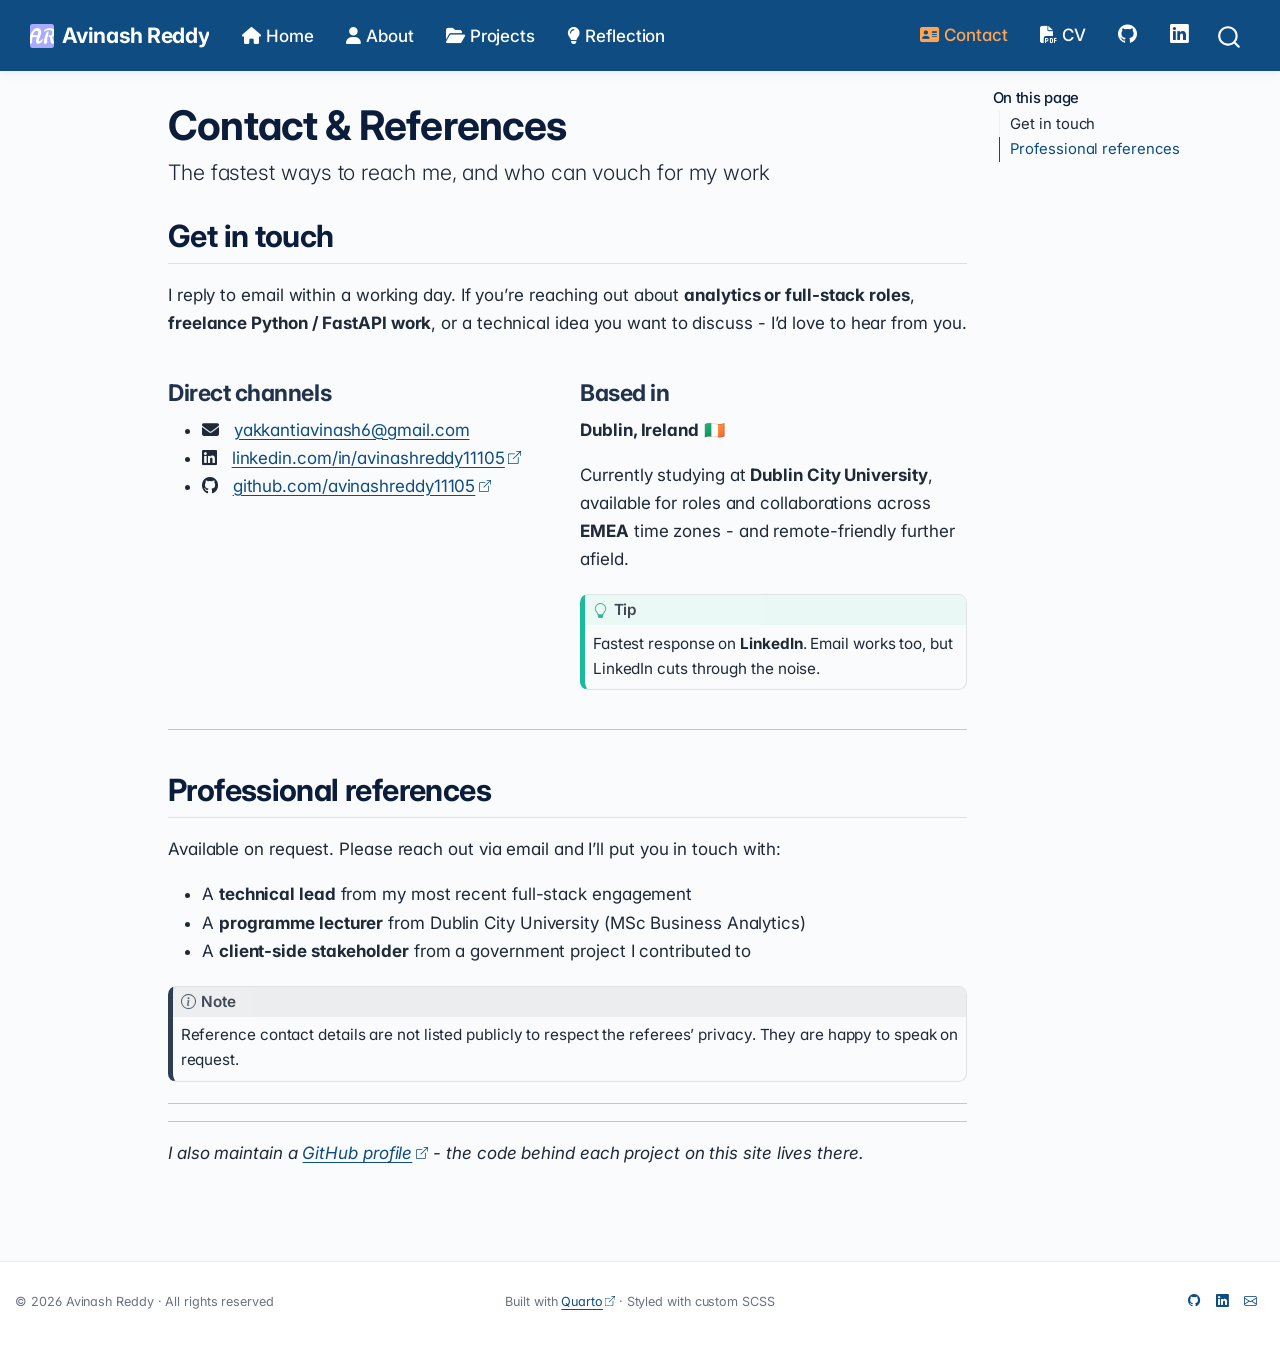
<file: docs/contact.html>
<!DOCTYPE html>
<html xmlns="http://www.w3.org/1999/xhtml" lang="en" xml:lang="en"><head>

<meta charset="utf-8">
<meta name="generator" content="quarto-1.9.36">

<meta name="viewport" content="width=device-width, initial-scale=1.0, user-scalable=yes">


<title>Contact &amp; References – Avinash Reddy</title>
<style>
/* Default styles provided by pandoc.
** See https://pandoc.org/MANUAL.html#variables-for-html for config info.
*/
code{white-space: pre-wrap;}
span.smallcaps{font-variant: small-caps;}
div.columns{display: flex; gap: min(4vw, 1.5em);}
div.column{flex: auto; overflow-x: auto;}
div.hanging-indent{margin-left: 1.5em; text-indent: -1.5em;}
ul.task-list{list-style: none;}
ul.task-list li input[type="checkbox"] {
  width: 0.8em;
  margin: 0 0.8em 0.2em -1em; /* quarto-specific, see https://github.com/quarto-dev/quarto-cli/issues/4556 */ 
  vertical-align: middle;
}
</style>


<script src="site_libs/quarto-nav/quarto-nav.js"></script>
<script src="site_libs/clipboard/clipboard.min.js"></script>
<script src="site_libs/quarto-search/autocomplete.umd.js"></script>
<script src="site_libs/quarto-search/fuse.min.js"></script>
<script src="site_libs/quarto-search/quarto-search.js"></script>
<meta name="quarto:offset" content="./">
<link href="./images/favicon.ico" rel="icon">
<script src="site_libs/quarto-html/quarto.js" type="module"></script>
<script src="site_libs/quarto-html/tabsets/tabsets.js" type="module"></script>
<script src="site_libs/quarto-html/popper.min.js"></script>
<script src="site_libs/quarto-html/tippy.umd.min.js"></script>
<script src="site_libs/quarto-html/anchor.min.js"></script>
<link href="site_libs/quarto-html/tippy.css" rel="stylesheet">
<link href="site_libs/quarto-html/quarto-syntax-highlighting-d4a9812550bb38929f63f56df8ca3741.css" rel="stylesheet" id="quarto-text-highlighting-styles">
<script src="site_libs/bootstrap/bootstrap.min.js"></script>
<link href="site_libs/bootstrap/bootstrap-icons.css" rel="stylesheet">
<link href="site_libs/bootstrap/bootstrap-14f9cd70b655bc356fd94f6cda66fdd4.min.css" rel="stylesheet" append-hash="true" id="quarto-bootstrap" data-mode="light">
<link href="site_libs/quarto-contrib/fontawesome6-6.7.2/all.min.css" rel="stylesheet">
<link href="site_libs/quarto-contrib/fontawesome6-6.7.2/latex-fontsize.css" rel="stylesheet">
<script id="quarto-search-options" type="application/json">{
  "location": "navbar",
  "copy-button": false,
  "collapse-after": 3,
  "panel-placement": "end",
  "type": "overlay",
  "limit": 50,
  "keyboard-shortcut": [
    "f",
    "/",
    "s"
  ],
  "show-item-context": false,
  "language": {
    "search-no-results-text": "No results",
    "search-matching-documents-text": "matching documents",
    "search-copy-link-title": "Copy link to search",
    "search-hide-matches-text": "Hide additional matches",
    "search-more-match-text": "more match in this document",
    "search-more-matches-text": "more matches in this document",
    "search-clear-button-title": "Clear",
    "search-text-placeholder": "",
    "search-detached-cancel-button-title": "Cancel",
    "search-submit-button-title": "Submit",
    "search-label": "Search"
  }
}</script>
<style>html{ scroll-behavior: smooth; }</style>


</head>

<body class="nav-fixed quarto-light">

<div id="quarto-search-results"></div>
  <header id="quarto-header" class="headroom fixed-top">
    <nav class="navbar navbar-expand-lg " data-bs-theme="dark">
      <div class="navbar-container container-fluid">
      <div class="navbar-brand-container mx-auto">
    <a href="./index.html" class="navbar-brand navbar-brand-logo">
    <img src="./images/logo.png" alt="Avinash Reddy logo" class="navbar-logo light-content">
    <img src="./images/logo.png" alt="Avinash Reddy logo" class="navbar-logo dark-content">
    </a>
    <a class="navbar-brand" href="./index.html">
    <span class="navbar-title">Avinash Reddy</span>
    </a>
  </div>
            <div id="quarto-search" class="" title="Search"></div>
          <button class="navbar-toggler" type="button" data-bs-toggle="collapse" data-bs-target="#navbarCollapse" aria-controls="navbarCollapse" role="menu" aria-expanded="false" aria-label="Toggle navigation" onclick="if (window.quartoToggleHeadroom) { window.quartoToggleHeadroom(); }">
  <span class="navbar-toggler-icon"></span>
</button>
          <div class="collapse navbar-collapse" id="navbarCollapse">
            <ul class="navbar-nav navbar-nav-scroll me-auto">
  <li class="nav-item">
    <a class="nav-link" href="./index.html"> 
<span class="menu-text"><i class="fa-solid fa-house" aria-label="house"></i> Home</span></a>
  </li>  
  <li class="nav-item">
    <a class="nav-link" href="./about.html"> 
<span class="menu-text"><i class="fa-solid fa-user" aria-label="user"></i> About</span></a>
  </li>  
  <li class="nav-item">
    <a class="nav-link" href="./projects/list/index.html"> 
<span class="menu-text"><i class="fa-solid fa-folder-open" aria-label="folder-open"></i> Projects</span></a>
  </li>  
  <li class="nav-item">
    <a class="nav-link" href="./reflection.html"> 
<span class="menu-text"><i class="fa-solid fa-lightbulb" aria-label="lightbulb"></i> Reflection</span></a>
  </li>  
</ul>
            <ul class="navbar-nav navbar-nav-scroll ms-auto">
  <li class="nav-item">
    <a class="nav-link active" href="./contact.html" aria-current="page"> 
<span class="menu-text"><i class="fa-solid fa-address-card" aria-label="address-card"></i> Contact</span></a>
  </li>  
  <li class="nav-item">
    <a class="nav-link" href="./cv/Avinash_cv.pdf" target="_blank"> 
<span class="menu-text"><i class="fa-solid fa-file-pdf" aria-label="file-pdf"></i> CV</span></a>
  </li>  
  <li class="nav-item compact">
    <a class="nav-link" href="https://github.com/avinashreddy-11105" target="_blank"> <i class="bi bi-github" role="img" aria-label="GitHub">
</i> 
<span class="menu-text"></span></a>
  </li>  
  <li class="nav-item compact">
    <a class="nav-link" href="https://linkedin.com/in/avinashreddy11105" target="_blank"> <i class="bi bi-linkedin" role="img" aria-label="LinkedIn">
</i> 
<span class="menu-text"></span></a>
  </li>  
</ul>
          </div> <!-- /navcollapse -->
            <div class="quarto-navbar-tools">
</div>
      </div> <!-- /container-fluid -->
    </nav>
</header>
<!-- content -->
<div id="quarto-content" class="quarto-container page-columns page-rows-contents page-layout-article page-navbar">
<!-- sidebar -->
<!-- margin-sidebar -->
    <div id="quarto-margin-sidebar" class="sidebar margin-sidebar">
        <nav id="TOC" role="doc-toc" class="toc-active">
    <h2 id="toc-title">On this page</h2>
   
  <ul>
  <li><a href="#get-in-touch" id="toc-get-in-touch" class="nav-link active" data-scroll-target="#get-in-touch">Get in touch</a></li>
  <li><a href="#professional-references" id="toc-professional-references" class="nav-link" data-scroll-target="#professional-references">Professional references</a></li>
  </ul>
</nav>
    </div>
<!-- main -->
<main class="content" id="quarto-document-content">

<header id="title-block-header" class="quarto-title-block default">
<div class="quarto-title">
<h1 class="title">Contact &amp; References</h1>
<p class="subtitle lead">The fastest ways to reach me, and who can vouch for my work</p>
</div>



<div class="quarto-title-meta">

    
  
    
  </div>
  


</header>


<section id="get-in-touch" class="level2">
<h2 class="anchored" data-anchor-id="get-in-touch">Get in touch</h2>
<p>I reply to email within a working day. If you’re reaching out about <strong>analytics or full-stack roles</strong>, <strong>freelance Python / FastAPI work</strong>, or a technical idea you want to discuss - I’d love to hear from you.</p>
<div class="grid">
<section id="direct-channels" class="level3 g-col-12 g-col-md-6">
<h3 class="anchored" data-anchor-id="direct-channels">Direct channels</h3>
<ul>
<li><i class="fa-solid fa-envelope" aria-label="envelope"></i> &nbsp; <a href="mailto:yakkantiavinash6@gmail.com">yakkantiavinash6@gmail.com</a></li>
<li><i class="fa-brands fa-linkedin" aria-label="linkedin"></i> &nbsp; <a href="https://linkedin.com/in/avinashreddy11105">linkedin.com/in/avinashreddy11105</a></li>
<li><i class="fa-brands fa-github" aria-label="github"></i> &nbsp; <a href="https://github.com/avinashreddy-11105">github.com/avinashreddy11105</a></li>
</ul>
</section>
<section id="based-in" class="level3 g-col-12 g-col-md-6">
<h3 class="anchored" data-anchor-id="based-in">Based in</h3>
<p><strong>Dublin, Ireland</strong> 🇮🇪</p>
<p>Currently studying at <strong>Dublin City University</strong>, available for roles and collaborations across <strong>EMEA</strong> time zones - and remote-friendly further afield.</p>
<div class="callout callout-style-default callout-tip callout-titled">
<div class="callout-header d-flex align-content-center">
<div class="callout-icon-container">
<i class="callout-icon"></i>
</div>
<div class="callout-title-container flex-fill">
Tip
</div>
</div>
<div class="callout-body-container callout-body">
<p>Fastest response on <strong>LinkedIn</strong>. Email works too, but LinkedIn cuts through the noise.</p>
</div>
</div>
</section>
</div>
<hr>
</section>
<section id="professional-references" class="level2">
<h2 class="anchored" data-anchor-id="professional-references">Professional references</h2>
<p>Available on request. Please reach out via email and I’ll put you in touch with:</p>
<ul>
<li>A <strong>technical lead</strong> from my most recent full-stack engagement</li>
<li>A <strong>programme lecturer</strong> from Dublin City University (MSc Business Analytics)</li>
<li>A <strong>client-side stakeholder</strong> from a government project I contributed to</li>
</ul>
<div class="callout callout-style-default callout-note callout-titled">
<div class="callout-header d-flex align-content-center">
<div class="callout-icon-container">
<i class="callout-icon"></i>
</div>
<div class="callout-title-container flex-fill">
Note
</div>
</div>
<div class="callout-body-container callout-body">
<p>Reference contact details are not listed publicly to respect the referees’ privacy. They are happy to speak on request.</p>
</div>
</div>
<hr>
<hr>
<p><em>I also maintain a <a href="https://github.com/avinashreddy11105">GitHub profile</a> - the code behind each project on this site lives there.</em></p>


</section>

</main> <!-- /main -->
<script id="quarto-html-after-body" type="application/javascript">
  window.document.addEventListener("DOMContentLoaded", function (event) {
    const icon = "";
    const anchorJS = new window.AnchorJS();
    anchorJS.options = {
      placement: 'right',
      icon: icon
    };
    anchorJS.add('.anchored');
    const isCodeAnnotation = (el) => {
      for (const clz of el.classList) {
        if (clz.startsWith('code-annotation-')) {                     
          return true;
        }
      }
      return false;
    }
    const onCopySuccess = function(e) {
      // button target
      const button = e.trigger;
      // don't keep focus
      button.blur();
      // flash "checked"
      button.classList.add('code-copy-button-checked');
      var currentTitle = button.getAttribute("title");
      button.setAttribute("title", "Copied!");
      let tooltip;
      if (window.bootstrap) {
        button.setAttribute("data-bs-toggle", "tooltip");
        button.setAttribute("data-bs-placement", "left");
        button.setAttribute("data-bs-title", "Copied!");
        tooltip = new bootstrap.Tooltip(button, 
          { trigger: "manual", 
            customClass: "code-copy-button-tooltip",
            offset: [0, -8]});
        tooltip.show();    
      }
      setTimeout(function() {
        if (tooltip) {
          tooltip.hide();
          button.removeAttribute("data-bs-title");
          button.removeAttribute("data-bs-toggle");
          button.removeAttribute("data-bs-placement");
        }
        button.setAttribute("title", currentTitle);
        button.classList.remove('code-copy-button-checked');
      }, 1000);
      // clear code selection
      e.clearSelection();
    }
    const getTextToCopy = function(trigger) {
      const outerScaffold = trigger.parentElement.cloneNode(true);
      const codeEl = outerScaffold.querySelector('code');
      for (const childEl of codeEl.children) {
        if (isCodeAnnotation(childEl)) {
          childEl.remove();
        }
      }
      return codeEl.innerText;
    }
    const clipboard = new window.ClipboardJS('.code-copy-button:not([data-in-quarto-modal])', {
      text: getTextToCopy
    });
    clipboard.on('success', onCopySuccess);
    if (window.document.getElementById('quarto-embedded-source-code-modal')) {
      const clipboardModal = new window.ClipboardJS('.code-copy-button[data-in-quarto-modal]', {
        text: getTextToCopy,
        container: window.document.getElementById('quarto-embedded-source-code-modal')
      });
      clipboardModal.on('success', onCopySuccess);
    }
      var localhostRegex = new RegExp(/^(?:http|https):\/\/localhost\:?[0-9]*\//);
      var mailtoRegex = new RegExp(/^mailto:/);
        var filterRegex = new RegExp("https:\/\/avinashreddyyakkanti2-alt\.github\.io\/Avinash-ePortfolio\/");
      var isInternal = (href) => {
          return filterRegex.test(href) || localhostRegex.test(href) || mailtoRegex.test(href);
      }
      // Inspect non-navigation links and adorn them if external
     var links = window.document.querySelectorAll('a[href]:not(.nav-link):not(.navbar-brand):not(.toc-action):not(.sidebar-link):not(.sidebar-item-toggle):not(.pagination-link):not(.no-external):not([aria-hidden]):not(.dropdown-item):not(.quarto-navigation-tool):not(.about-link)');
      for (var i=0; i<links.length; i++) {
        const link = links[i];
        if (!isInternal(link.href)) {
          // undo the damage that might have been done by quarto-nav.js in the case of
          // links that we want to consider external
          if (link.dataset.originalHref !== undefined) {
            link.href = link.dataset.originalHref;
          }
            // target, if specified
            link.setAttribute("target", "_blank");
            if (link.getAttribute("rel") === null) {
              link.setAttribute("rel", "noopener");
            }
            // default icon
            link.classList.add("external");
        }
      }
    function tippyHover(el, contentFn, onTriggerFn, onUntriggerFn) {
      const config = {
        allowHTML: true,
        maxWidth: 500,
        delay: 100,
        arrow: false,
        appendTo: function(el) {
            return el.parentElement;
        },
        interactive: true,
        interactiveBorder: 10,
        theme: 'quarto',
        placement: 'bottom-start',
      };
      if (contentFn) {
        config.content = contentFn;
      }
      if (onTriggerFn) {
        config.onTrigger = onTriggerFn;
      }
      if (onUntriggerFn) {
        config.onUntrigger = onUntriggerFn;
      }
      window.tippy(el, config); 
    }
    const noterefs = window.document.querySelectorAll('a[role="doc-noteref"]');
    for (var i=0; i<noterefs.length; i++) {
      const ref = noterefs[i];
      tippyHover(ref, function() {
        // use id or data attribute instead here
        let href = ref.getAttribute('data-footnote-href') || ref.getAttribute('href');
        try { href = new URL(href).hash; } catch {}
        const id = href.replace(/^#\/?/, "");
        const note = window.document.getElementById(id);
        if (note) {
          return note.innerHTML;
        } else {
          return "";
        }
      });
    }
    const xrefs = window.document.querySelectorAll('a.quarto-xref');
    const processXRef = (id, note) => {
      // Strip column container classes
      const stripColumnClz = (el) => {
        el.classList.remove("page-full", "page-columns");
        if (el.children) {
          for (const child of el.children) {
            stripColumnClz(child);
          }
        }
      }
      stripColumnClz(note)
      if (id === null || id.startsWith('sec-')) {
        // Special case sections, only their first couple elements
        const container = document.createElement("div");
        if (note.children && note.children.length > 2) {
          container.appendChild(note.children[0].cloneNode(true));
          for (let i = 1; i < note.children.length; i++) {
            const child = note.children[i];
            if (child.tagName === "P" && child.innerText === "") {
              continue;
            } else {
              container.appendChild(child.cloneNode(true));
              break;
            }
          }
          if (window.Quarto?.typesetMath) {
            window.Quarto.typesetMath(container);
          }
          return container.innerHTML
        } else {
          if (window.Quarto?.typesetMath) {
            window.Quarto.typesetMath(note);
          }
          return note.innerHTML;
        }
      } else {
        // Remove any anchor links if they are present
        const anchorLink = note.querySelector('a.anchorjs-link');
        if (anchorLink) {
          anchorLink.remove();
        }
        if (window.Quarto?.typesetMath) {
          window.Quarto.typesetMath(note);
        }
        if (note.classList.contains("callout")) {
          return note.outerHTML;
        } else {
          return note.innerHTML;
        }
      }
    }
    for (var i=0; i<xrefs.length; i++) {
      const xref = xrefs[i];
      tippyHover(xref, undefined, function(instance) {
        instance.disable();
        let url = xref.getAttribute('href');
        let hash = undefined; 
        if (url.startsWith('#')) {
          hash = url;
        } else {
          try { hash = new URL(url).hash; } catch {}
        }
        if (hash) {
          const id = hash.replace(/^#\/?/, "");
          const note = window.document.getElementById(id);
          if (note !== null) {
            try {
              const html = processXRef(id, note.cloneNode(true));
              instance.setContent(html);
            } finally {
              instance.enable();
              instance.show();
            }
          } else {
            // See if we can fetch this
            fetch(url.split('#')[0])
            .then(res => res.text())
            .then(html => {
              const parser = new DOMParser();
              const htmlDoc = parser.parseFromString(html, "text/html");
              const note = htmlDoc.getElementById(id);
              if (note !== null) {
                const html = processXRef(id, note);
                instance.setContent(html);
              } 
            }).finally(() => {
              instance.enable();
              instance.show();
            });
          }
        } else {
          // See if we can fetch a full url (with no hash to target)
          // This is a special case and we should probably do some content thinning / targeting
          fetch(url)
          .then(res => res.text())
          .then(html => {
            const parser = new DOMParser();
            const htmlDoc = parser.parseFromString(html, "text/html");
            const note = htmlDoc.querySelector('main.content');
            if (note !== null) {
              // This should only happen for chapter cross references
              // (since there is no id in the URL)
              // remove the first header
              if (note.children.length > 0 && note.children[0].tagName === "HEADER") {
                note.children[0].remove();
              }
              const html = processXRef(null, note);
              instance.setContent(html);
            } 
          }).finally(() => {
            instance.enable();
            instance.show();
          });
        }
      }, function(instance) {
      });
    }
        let selectedAnnoteEl;
        const selectorForAnnotation = ( cell, annotation) => {
          let cellAttr = 'data-code-cell="' + cell + '"';
          let lineAttr = 'data-code-annotation="' +  annotation + '"';
          const selector = 'span[' + cellAttr + '][' + lineAttr + ']';
          return selector;
        }
        const selectCodeLines = (annoteEl) => {
          const doc = window.document;
          const targetCell = annoteEl.getAttribute("data-target-cell");
          const targetAnnotation = annoteEl.getAttribute("data-target-annotation");
          const annoteSpan = window.document.querySelector(selectorForAnnotation(targetCell, targetAnnotation));
          const lines = annoteSpan.getAttribute("data-code-lines").split(",");
          const lineIds = lines.map((line) => {
            return targetCell + "-" + line;
          })
          let top = null;
          let height = null;
          let parent = null;
          if (lineIds.length > 0) {
              //compute the position of the single el (top and bottom and make a div)
              const el = window.document.getElementById(lineIds[0]);
              top = el.offsetTop;
              height = el.offsetHeight;
              parent = el.parentElement.parentElement;
            if (lineIds.length > 1) {
              const lastEl = window.document.getElementById(lineIds[lineIds.length - 1]);
              const bottom = lastEl.offsetTop + lastEl.offsetHeight;
              height = bottom - top;
            }
            if (top !== null && height !== null && parent !== null) {
              // cook up a div (if necessary) and position it 
              let div = window.document.getElementById("code-annotation-line-highlight");
              if (div === null) {
                div = window.document.createElement("div");
                div.setAttribute("id", "code-annotation-line-highlight");
                div.style.position = 'absolute';
                parent.appendChild(div);
              }
              div.style.top = top - 2 + "px";
              div.style.height = height + 4 + "px";
              div.style.left = 0;
              let gutterDiv = window.document.getElementById("code-annotation-line-highlight-gutter");
              if (gutterDiv === null) {
                gutterDiv = window.document.createElement("div");
                gutterDiv.setAttribute("id", "code-annotation-line-highlight-gutter");
                gutterDiv.style.position = 'absolute';
                const codeCell = window.document.getElementById(targetCell);
                const gutter = codeCell.querySelector('.code-annotation-gutter');
                gutter.appendChild(gutterDiv);
              }
              gutterDiv.style.top = top - 2 + "px";
              gutterDiv.style.height = height + 4 + "px";
            }
            selectedAnnoteEl = annoteEl;
          }
        };
        const unselectCodeLines = () => {
          const elementsIds = ["code-annotation-line-highlight", "code-annotation-line-highlight-gutter"];
          elementsIds.forEach((elId) => {
            const div = window.document.getElementById(elId);
            if (div) {
              div.remove();
            }
          });
          selectedAnnoteEl = undefined;
        };
          // Handle positioning of the toggle
      window.addEventListener(
        "resize",
        throttle(() => {
          elRect = undefined;
          if (selectedAnnoteEl) {
            selectCodeLines(selectedAnnoteEl);
          }
        }, 10)
      );
      function throttle(fn, ms) {
      let throttle = false;
      let timer;
        return (...args) => {
          if(!throttle) { // first call gets through
              fn.apply(this, args);
              throttle = true;
          } else { // all the others get throttled
              if(timer) clearTimeout(timer); // cancel #2
              timer = setTimeout(() => {
                fn.apply(this, args);
                timer = throttle = false;
              }, ms);
          }
        };
      }
        // Attach click handler to the DT
        const annoteDls = window.document.querySelectorAll('dt[data-target-cell]');
        for (const annoteDlNode of annoteDls) {
          annoteDlNode.addEventListener('click', (event) => {
            const clickedEl = event.target;
            if (clickedEl !== selectedAnnoteEl) {
              unselectCodeLines();
              const activeEl = window.document.querySelector('dt[data-target-cell].code-annotation-active');
              if (activeEl) {
                activeEl.classList.remove('code-annotation-active');
              }
              selectCodeLines(clickedEl);
              clickedEl.classList.add('code-annotation-active');
            } else {
              // Unselect the line
              unselectCodeLines();
              clickedEl.classList.remove('code-annotation-active');
            }
          });
        }
    const findCites = (el) => {
      const parentEl = el.parentElement;
      if (parentEl) {
        const cites = parentEl.dataset.cites;
        if (cites) {
          return {
            el,
            cites: cites.split(' ')
          };
        } else {
          return findCites(el.parentElement)
        }
      } else {
        return undefined;
      }
    };
    var bibliorefs = window.document.querySelectorAll('a[role="doc-biblioref"]');
    for (var i=0; i<bibliorefs.length; i++) {
      const ref = bibliorefs[i];
      const citeInfo = findCites(ref);
      if (citeInfo) {
        tippyHover(citeInfo.el, function() {
          var popup = window.document.createElement('div');
          citeInfo.cites.forEach(function(cite) {
            var citeDiv = window.document.createElement('div');
            citeDiv.classList.add('hanging-indent');
            citeDiv.classList.add('csl-entry');
            var biblioDiv = window.document.getElementById('ref-' + cite);
            if (biblioDiv) {
              citeDiv.innerHTML = biblioDiv.innerHTML;
            }
            popup.appendChild(citeDiv);
          });
          return popup.innerHTML;
        });
      }
    }
  });
  </script>
</div> <!-- /content -->
<footer class="footer">
  <div class="nav-footer">
    <div class="nav-footer-left">
<p>© 2026 Avinash Reddy · All rights reserved</p>
</div>   
    <div class="nav-footer-center">
<p>Built with <a href="https://quarto.org">Quarto</a> · Styled with custom SCSS</p>
</div>
    <div class="nav-footer-right">
      <ul class="footer-items list-unstyled">
    <li class="nav-item compact">
    <a class="nav-link" href="https://github.com/avinashreddy-11105">
      <i class="bi bi-github" role="img" aria-label="GitHub">
</i> 
    </a>
  </li>  
    <li class="nav-item compact">
    <a class="nav-link" href="https://linkedin.com/in/avinashreddy11105">
      <i class="bi bi-linkedin" role="img" aria-label="LinkedIn">
</i> 
    </a>
  </li>  
    <li class="nav-item compact">
    <a class="nav-link" href="mailto:yakkantiavinash6@gmail.com">
      <i class="bi bi-envelope" role="img" aria-label="Email">
</i> 
    </a>
  </li>  
</ul>
    </div>
  </div>
</footer>




<script src="site_libs/quarto-html/zenscroll-min.js"></script>
</body></html>
</file>
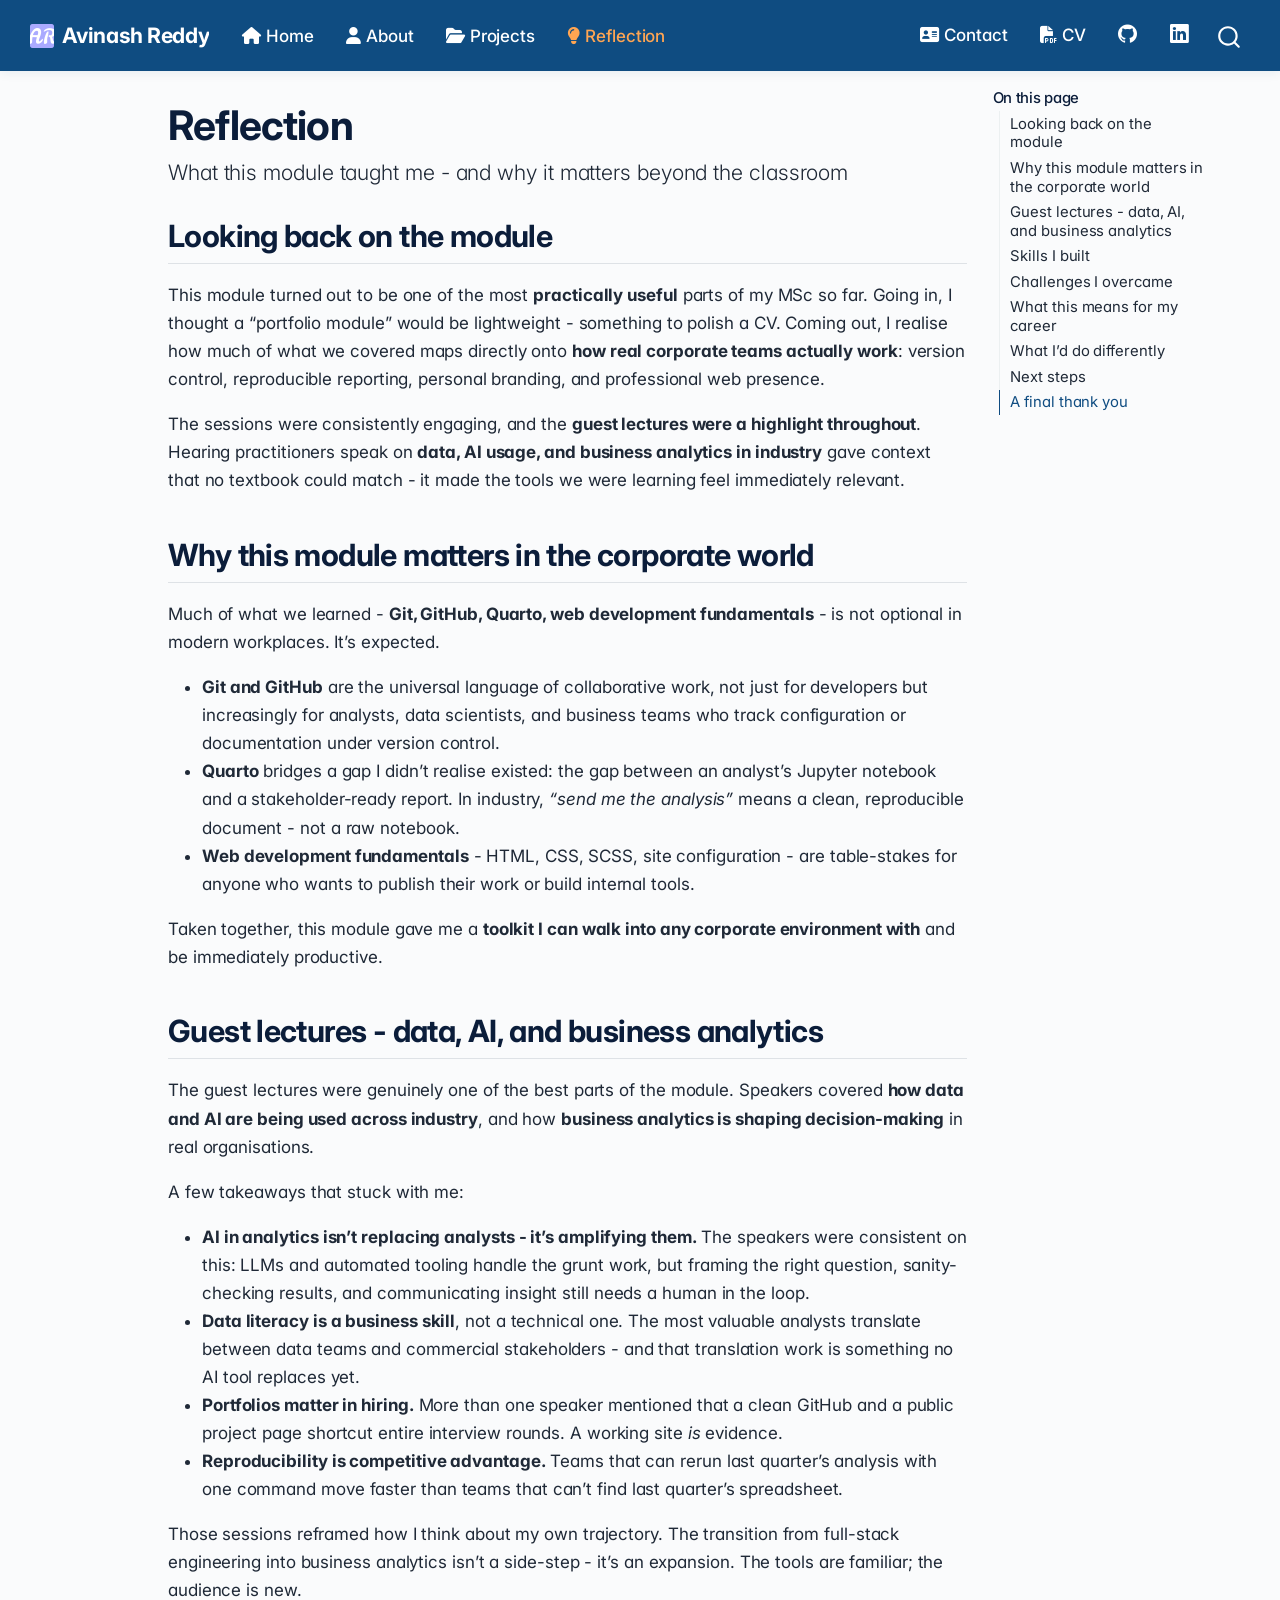
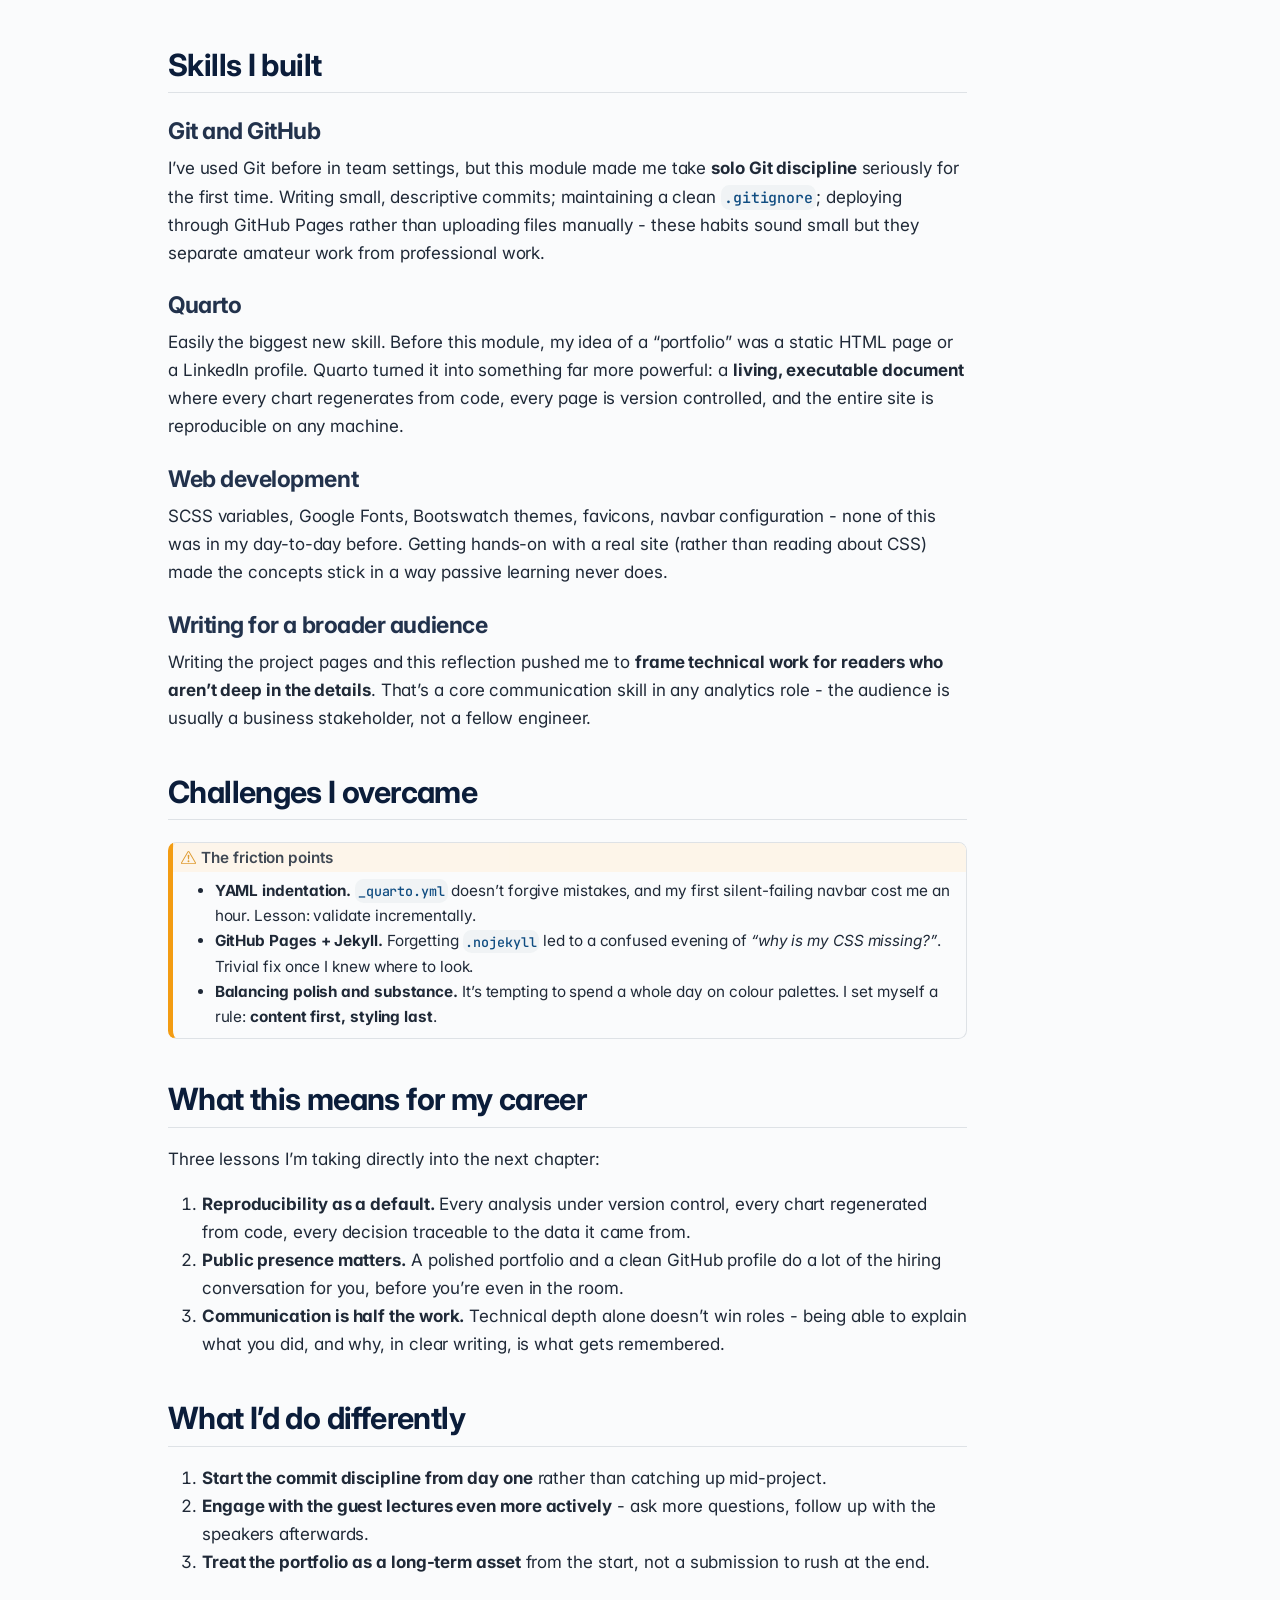
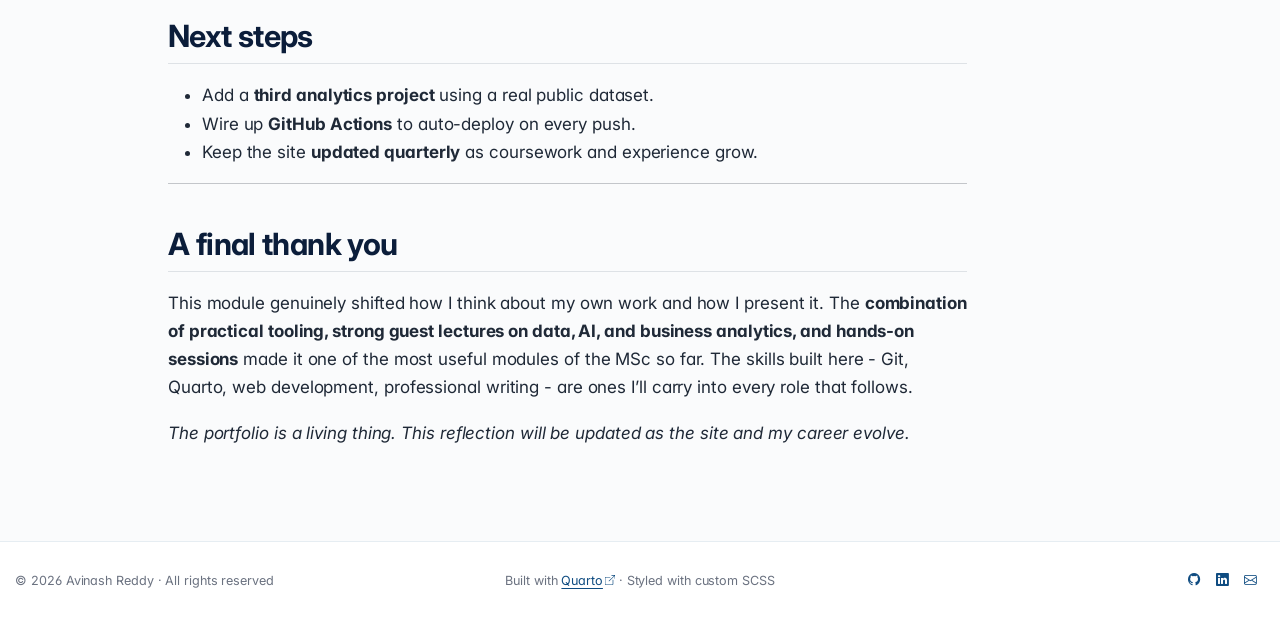
<file: docs/reflection.html>
<!DOCTYPE html>
<html xmlns="http://www.w3.org/1999/xhtml" lang="en" xml:lang="en"><head>

<meta charset="utf-8">
<meta name="generator" content="quarto-1.9.36">

<meta name="viewport" content="width=device-width, initial-scale=1.0, user-scalable=yes">


<title>Reflection – Avinash Reddy</title>
<style>
/* Default styles provided by pandoc.
** See https://pandoc.org/MANUAL.html#variables-for-html for config info.
*/
code{white-space: pre-wrap;}
span.smallcaps{font-variant: small-caps;}
div.columns{display: flex; gap: min(4vw, 1.5em);}
div.column{flex: auto; overflow-x: auto;}
div.hanging-indent{margin-left: 1.5em; text-indent: -1.5em;}
ul.task-list{list-style: none;}
ul.task-list li input[type="checkbox"] {
  width: 0.8em;
  margin: 0 0.8em 0.2em -1em; /* quarto-specific, see https://github.com/quarto-dev/quarto-cli/issues/4556 */ 
  vertical-align: middle;
}
</style>


<script src="site_libs/quarto-nav/quarto-nav.js"></script>
<script src="site_libs/clipboard/clipboard.min.js"></script>
<script src="site_libs/quarto-search/autocomplete.umd.js"></script>
<script src="site_libs/quarto-search/fuse.min.js"></script>
<script src="site_libs/quarto-search/quarto-search.js"></script>
<meta name="quarto:offset" content="./">
<link href="./images/favicon.ico" rel="icon">
<script src="site_libs/quarto-html/quarto.js" type="module"></script>
<script src="site_libs/quarto-html/tabsets/tabsets.js" type="module"></script>
<script src="site_libs/quarto-html/popper.min.js"></script>
<script src="site_libs/quarto-html/tippy.umd.min.js"></script>
<script src="site_libs/quarto-html/anchor.min.js"></script>
<link href="site_libs/quarto-html/tippy.css" rel="stylesheet">
<link href="site_libs/quarto-html/quarto-syntax-highlighting-d4a9812550bb38929f63f56df8ca3741.css" rel="stylesheet" id="quarto-text-highlighting-styles">
<script src="site_libs/bootstrap/bootstrap.min.js"></script>
<link href="site_libs/bootstrap/bootstrap-icons.css" rel="stylesheet">
<link href="site_libs/bootstrap/bootstrap-14f9cd70b655bc356fd94f6cda66fdd4.min.css" rel="stylesheet" append-hash="true" id="quarto-bootstrap" data-mode="light">
<link href="site_libs/quarto-contrib/fontawesome6-6.7.2/all.min.css" rel="stylesheet">
<link href="site_libs/quarto-contrib/fontawesome6-6.7.2/latex-fontsize.css" rel="stylesheet">
<script id="quarto-search-options" type="application/json">{
  "location": "navbar",
  "copy-button": false,
  "collapse-after": 3,
  "panel-placement": "end",
  "type": "overlay",
  "limit": 50,
  "keyboard-shortcut": [
    "f",
    "/",
    "s"
  ],
  "show-item-context": false,
  "language": {
    "search-no-results-text": "No results",
    "search-matching-documents-text": "matching documents",
    "search-copy-link-title": "Copy link to search",
    "search-hide-matches-text": "Hide additional matches",
    "search-more-match-text": "more match in this document",
    "search-more-matches-text": "more matches in this document",
    "search-clear-button-title": "Clear",
    "search-text-placeholder": "",
    "search-detached-cancel-button-title": "Cancel",
    "search-submit-button-title": "Submit",
    "search-label": "Search"
  }
}</script>
<style>html{ scroll-behavior: smooth; }</style>


</head>

<body class="nav-fixed quarto-light">

<div id="quarto-search-results"></div>
  <header id="quarto-header" class="headroom fixed-top">
    <nav class="navbar navbar-expand-lg " data-bs-theme="dark">
      <div class="navbar-container container-fluid">
      <div class="navbar-brand-container mx-auto">
    <a href="./index.html" class="navbar-brand navbar-brand-logo">
    <img src="./images/logo.png" alt="Avinash Reddy logo" class="navbar-logo light-content">
    <img src="./images/logo.png" alt="Avinash Reddy logo" class="navbar-logo dark-content">
    </a>
    <a class="navbar-brand" href="./index.html">
    <span class="navbar-title">Avinash Reddy</span>
    </a>
  </div>
            <div id="quarto-search" class="" title="Search"></div>
          <button class="navbar-toggler" type="button" data-bs-toggle="collapse" data-bs-target="#navbarCollapse" aria-controls="navbarCollapse" role="menu" aria-expanded="false" aria-label="Toggle navigation" onclick="if (window.quartoToggleHeadroom) { window.quartoToggleHeadroom(); }">
  <span class="navbar-toggler-icon"></span>
</button>
          <div class="collapse navbar-collapse" id="navbarCollapse">
            <ul class="navbar-nav navbar-nav-scroll me-auto">
  <li class="nav-item">
    <a class="nav-link" href="./index.html"> 
<span class="menu-text"><i class="fa-solid fa-house" aria-label="house"></i> Home</span></a>
  </li>  
  <li class="nav-item">
    <a class="nav-link" href="./about.html"> 
<span class="menu-text"><i class="fa-solid fa-user" aria-label="user"></i> About</span></a>
  </li>  
  <li class="nav-item">
    <a class="nav-link" href="./projects/list/index.html"> 
<span class="menu-text"><i class="fa-solid fa-folder-open" aria-label="folder-open"></i> Projects</span></a>
  </li>  
  <li class="nav-item">
    <a class="nav-link active" href="./reflection.html" aria-current="page"> 
<span class="menu-text"><i class="fa-solid fa-lightbulb" aria-label="lightbulb"></i> Reflection</span></a>
  </li>  
</ul>
            <ul class="navbar-nav navbar-nav-scroll ms-auto">
  <li class="nav-item">
    <a class="nav-link" href="./contact.html"> 
<span class="menu-text"><i class="fa-solid fa-address-card" aria-label="address-card"></i> Contact</span></a>
  </li>  
  <li class="nav-item">
    <a class="nav-link" href="./cv/Avinash_cv.pdf" target="_blank"> 
<span class="menu-text"><i class="fa-solid fa-file-pdf" aria-label="file-pdf"></i> CV</span></a>
  </li>  
  <li class="nav-item compact">
    <a class="nav-link" href="https://github.com/avinashreddy-11105" target="_blank"> <i class="bi bi-github" role="img" aria-label="GitHub">
</i> 
<span class="menu-text"></span></a>
  </li>  
  <li class="nav-item compact">
    <a class="nav-link" href="https://linkedin.com/in/avinashreddy11105" target="_blank"> <i class="bi bi-linkedin" role="img" aria-label="LinkedIn">
</i> 
<span class="menu-text"></span></a>
  </li>  
</ul>
          </div> <!-- /navcollapse -->
            <div class="quarto-navbar-tools">
</div>
      </div> <!-- /container-fluid -->
    </nav>
</header>
<!-- content -->
<div id="quarto-content" class="quarto-container page-columns page-rows-contents page-layout-article page-navbar">
<!-- sidebar -->
<!-- margin-sidebar -->
    <div id="quarto-margin-sidebar" class="sidebar margin-sidebar">
        <nav id="TOC" role="doc-toc" class="toc-active">
    <h2 id="toc-title">On this page</h2>
   
  <ul>
  <li><a href="#looking-back-on-the-module" id="toc-looking-back-on-the-module" class="nav-link active" data-scroll-target="#looking-back-on-the-module">Looking back on the module</a></li>
  <li><a href="#why-this-module-matters-in-the-corporate-world" id="toc-why-this-module-matters-in-the-corporate-world" class="nav-link" data-scroll-target="#why-this-module-matters-in-the-corporate-world">Why this module matters in the corporate world</a></li>
  <li><a href="#guest-lectures---data-ai-and-business-analytics" id="toc-guest-lectures---data-ai-and-business-analytics" class="nav-link" data-scroll-target="#guest-lectures---data-ai-and-business-analytics">Guest lectures - data, AI, and business analytics</a></li>
  <li><a href="#skills-i-built" id="toc-skills-i-built" class="nav-link" data-scroll-target="#skills-i-built">Skills I built</a>
  <ul class="collapse">
  <li><a href="#git-and-github" id="toc-git-and-github" class="nav-link" data-scroll-target="#git-and-github">Git and GitHub</a></li>
  <li><a href="#quarto" id="toc-quarto" class="nav-link" data-scroll-target="#quarto">Quarto</a></li>
  <li><a href="#web-development" id="toc-web-development" class="nav-link" data-scroll-target="#web-development">Web development</a></li>
  <li><a href="#writing-for-a-broader-audience" id="toc-writing-for-a-broader-audience" class="nav-link" data-scroll-target="#writing-for-a-broader-audience">Writing for a broader audience</a></li>
  </ul></li>
  <li><a href="#challenges-i-overcame" id="toc-challenges-i-overcame" class="nav-link" data-scroll-target="#challenges-i-overcame">Challenges I overcame</a></li>
  <li><a href="#what-this-means-for-my-career" id="toc-what-this-means-for-my-career" class="nav-link" data-scroll-target="#what-this-means-for-my-career">What this means for my career</a></li>
  <li><a href="#what-id-do-differently" id="toc-what-id-do-differently" class="nav-link" data-scroll-target="#what-id-do-differently">What I’d do differently</a></li>
  <li><a href="#next-steps" id="toc-next-steps" class="nav-link" data-scroll-target="#next-steps">Next steps</a></li>
  <li><a href="#a-final-thank-you" id="toc-a-final-thank-you" class="nav-link" data-scroll-target="#a-final-thank-you">A final thank you</a></li>
  </ul>
</nav>
    </div>
<!-- main -->
<main class="content" id="quarto-document-content">

<header id="title-block-header" class="quarto-title-block default">
<div class="quarto-title">
<h1 class="title">Reflection</h1>
<p class="subtitle lead">What this module taught me - and why it matters beyond the classroom</p>
</div>



<div class="quarto-title-meta">

    
  
    
  </div>
  


</header>


<section id="looking-back-on-the-module" class="level2">
<h2 class="anchored" data-anchor-id="looking-back-on-the-module">Looking back on the module</h2>
<p>This module turned out to be one of the most <strong>practically useful</strong> parts of my MSc so far. Going in, I thought a “portfolio module” would be lightweight - something to polish a CV. Coming out, I realise how much of what we covered maps directly onto <strong>how real corporate teams actually work</strong>: version control, reproducible reporting, personal branding, and professional web presence.</p>
<p>The sessions were consistently engaging, and the <strong>guest lectures were a highlight throughout</strong>. Hearing practitioners speak on <strong>data, AI usage, and business analytics in industry</strong> gave context that no textbook could match - it made the tools we were learning feel immediately relevant.</p>
</section>
<section id="why-this-module-matters-in-the-corporate-world" class="level2">
<h2 class="anchored" data-anchor-id="why-this-module-matters-in-the-corporate-world">Why this module matters in the corporate world</h2>
<p>Much of what we learned - <strong>Git, GitHub, Quarto, web development fundamentals</strong> - is not optional in modern workplaces. It’s expected.</p>
<ul>
<li><strong>Git and GitHub</strong> are the universal language of collaborative work, not just for developers but increasingly for analysts, data scientists, and business teams who track configuration or documentation under version control.</li>
<li><strong>Quarto</strong> bridges a gap I didn’t realise existed: the gap between an analyst’s Jupyter notebook and a stakeholder-ready report. In industry, <em>“send me the analysis”</em> means a clean, reproducible document - not a raw notebook.</li>
<li><strong>Web development fundamentals</strong> - HTML, CSS, SCSS, site configuration - are table-stakes for anyone who wants to publish their work or build internal tools.</li>
</ul>
<p>Taken together, this module gave me a <strong>toolkit I can walk into any corporate environment with</strong> and be immediately productive.</p>
</section>
<section id="guest-lectures---data-ai-and-business-analytics" class="level2">
<h2 class="anchored" data-anchor-id="guest-lectures---data-ai-and-business-analytics">Guest lectures - data, AI, and business analytics</h2>
<p>The guest lectures were genuinely one of the best parts of the module. Speakers covered <strong>how data and AI are being used across industry</strong>, and how <strong>business analytics is shaping decision-making</strong> in real organisations.</p>
<p>A few takeaways that stuck with me:</p>
<ul>
<li><strong>AI in analytics isn’t replacing analysts - it’s amplifying them.</strong> The speakers were consistent on this: LLMs and automated tooling handle the grunt work, but framing the right question, sanity-checking results, and communicating insight still needs a human in the loop.</li>
<li><strong>Data literacy is a business skill</strong>, not a technical one. The most valuable analysts translate between data teams and commercial stakeholders - and that translation work is something no AI tool replaces yet.</li>
<li><strong>Portfolios matter in hiring.</strong> More than one speaker mentioned that a clean GitHub and a public project page shortcut entire interview rounds. A working site <em>is</em> evidence.</li>
<li><strong>Reproducibility is competitive advantage.</strong> Teams that can rerun last quarter’s analysis with one command move faster than teams that can’t find last quarter’s spreadsheet.</li>
</ul>
<p>Those sessions reframed how I think about my own trajectory. The transition from full-stack engineering into business analytics isn’t a side-step - it’s an expansion. The tools are familiar; the audience is new.</p>
</section>
<section id="skills-i-built" class="level2">
<h2 class="anchored" data-anchor-id="skills-i-built">Skills I built</h2>
<section id="git-and-github" class="level3">
<h3 class="anchored" data-anchor-id="git-and-github">Git and GitHub</h3>
<p>I’ve used Git before in team settings, but this module made me take <strong>solo Git discipline</strong> seriously for the first time. Writing small, descriptive commits; maintaining a clean <code>.gitignore</code>; deploying through GitHub Pages rather than uploading files manually - these habits sound small but they separate amateur work from professional work.</p>
</section>
<section id="quarto" class="level3">
<h3 class="anchored" data-anchor-id="quarto">Quarto</h3>
<p>Easily the biggest new skill. Before this module, my idea of a “portfolio” was a static HTML page or a LinkedIn profile. Quarto turned it into something far more powerful: a <strong>living, executable document</strong> where every chart regenerates from code, every page is version controlled, and the entire site is reproducible on any machine.</p>
</section>
<section id="web-development" class="level3">
<h3 class="anchored" data-anchor-id="web-development">Web development</h3>
<p>SCSS variables, Google Fonts, Bootswatch themes, favicons, navbar configuration - none of this was in my day-to-day before. Getting hands-on with a real site (rather than reading about CSS) made the concepts stick in a way passive learning never does.</p>
</section>
<section id="writing-for-a-broader-audience" class="level3">
<h3 class="anchored" data-anchor-id="writing-for-a-broader-audience">Writing for a broader audience</h3>
<p>Writing the project pages and this reflection pushed me to <strong>frame technical work for readers who aren’t deep in the details</strong>. That’s a core communication skill in any analytics role - the audience is usually a business stakeholder, not a fellow engineer.</p>
</section>
</section>
<section id="challenges-i-overcame" class="level2">
<h2 class="anchored" data-anchor-id="challenges-i-overcame">Challenges I overcame</h2>
<div class="callout callout-style-default callout-warning callout-titled" title="The friction points">
<div class="callout-header d-flex align-content-center">
<div class="callout-icon-container">
<i class="callout-icon"></i>
</div>
<div class="callout-title-container flex-fill">
<span class="screen-reader-only">Warning</span>The friction points
</div>
</div>
<div class="callout-body-container callout-body">
<ul>
<li><strong>YAML indentation.</strong> <code>_quarto.yml</code> doesn’t forgive mistakes, and my first silent-failing navbar cost me an hour. Lesson: validate incrementally.</li>
<li><strong>GitHub Pages + Jekyll.</strong> Forgetting <code>.nojekyll</code> led to a confused evening of <em>“why is my CSS missing?”</em>. Trivial fix once I knew where to look.</li>
<li><strong>Balancing polish and substance.</strong> It’s tempting to spend a whole day on colour palettes. I set myself a rule: <strong>content first, styling last</strong>.</li>
</ul>
</div>
</div>
</section>
<section id="what-this-means-for-my-career" class="level2">
<h2 class="anchored" data-anchor-id="what-this-means-for-my-career">What this means for my career</h2>
<p>Three lessons I’m taking directly into the next chapter:</p>
<ol type="1">
<li><strong>Reproducibility as a default.</strong> Every analysis under version control, every chart regenerated from code, every decision traceable to the data it came from.</li>
<li><strong>Public presence matters.</strong> A polished portfolio and a clean GitHub profile do a lot of the hiring conversation for you, before you’re even in the room.</li>
<li><strong>Communication is half the work.</strong> Technical depth alone doesn’t win roles - being able to explain what you did, and why, in clear writing, is what gets remembered.</li>
</ol>
</section>
<section id="what-id-do-differently" class="level2">
<h2 class="anchored" data-anchor-id="what-id-do-differently">What I’d do differently</h2>
<ol type="1">
<li><strong>Start the commit discipline from day one</strong> rather than catching up mid-project.</li>
<li><strong>Engage with the guest lectures even more actively</strong> - ask more questions, follow up with the speakers afterwards.</li>
<li><strong>Treat the portfolio as a long-term asset</strong> from the start, not a submission to rush at the end.</li>
</ol>
</section>
<section id="next-steps" class="level2">
<h2 class="anchored" data-anchor-id="next-steps">Next steps</h2>
<ul>
<li>Add a <strong>third analytics project</strong> using a real public dataset.</li>
<li>Wire up <strong>GitHub Actions</strong> to auto-deploy on every push.</li>
<li>Keep the site <strong>updated quarterly</strong> as coursework and experience grow.</li>
</ul>
<hr>
</section>
<section id="a-final-thank-you" class="level2">
<h2 class="anchored" data-anchor-id="a-final-thank-you">A final thank you</h2>
<p>This module genuinely shifted how I think about my own work and how I present it. The <strong>combination of practical tooling, strong guest lectures on data, AI, and business analytics, and hands-on sessions</strong> made it one of the most useful modules of the MSc so far. The skills built here - Git, Quarto, web development, professional writing - are ones I’ll carry into every role that follows.</p>
<p><em>The portfolio is a living thing. This reflection will be updated as the site and my career evolve.</em></p>


</section>

</main> <!-- /main -->
<script id="quarto-html-after-body" type="application/javascript">
  window.document.addEventListener("DOMContentLoaded", function (event) {
    const icon = "";
    const anchorJS = new window.AnchorJS();
    anchorJS.options = {
      placement: 'right',
      icon: icon
    };
    anchorJS.add('.anchored');
    const isCodeAnnotation = (el) => {
      for (const clz of el.classList) {
        if (clz.startsWith('code-annotation-')) {                     
          return true;
        }
      }
      return false;
    }
    const onCopySuccess = function(e) {
      // button target
      const button = e.trigger;
      // don't keep focus
      button.blur();
      // flash "checked"
      button.classList.add('code-copy-button-checked');
      var currentTitle = button.getAttribute("title");
      button.setAttribute("title", "Copied!");
      let tooltip;
      if (window.bootstrap) {
        button.setAttribute("data-bs-toggle", "tooltip");
        button.setAttribute("data-bs-placement", "left");
        button.setAttribute("data-bs-title", "Copied!");
        tooltip = new bootstrap.Tooltip(button, 
          { trigger: "manual", 
            customClass: "code-copy-button-tooltip",
            offset: [0, -8]});
        tooltip.show();    
      }
      setTimeout(function() {
        if (tooltip) {
          tooltip.hide();
          button.removeAttribute("data-bs-title");
          button.removeAttribute("data-bs-toggle");
          button.removeAttribute("data-bs-placement");
        }
        button.setAttribute("title", currentTitle);
        button.classList.remove('code-copy-button-checked');
      }, 1000);
      // clear code selection
      e.clearSelection();
    }
    const getTextToCopy = function(trigger) {
      const outerScaffold = trigger.parentElement.cloneNode(true);
      const codeEl = outerScaffold.querySelector('code');
      for (const childEl of codeEl.children) {
        if (isCodeAnnotation(childEl)) {
          childEl.remove();
        }
      }
      return codeEl.innerText;
    }
    const clipboard = new window.ClipboardJS('.code-copy-button:not([data-in-quarto-modal])', {
      text: getTextToCopy
    });
    clipboard.on('success', onCopySuccess);
    if (window.document.getElementById('quarto-embedded-source-code-modal')) {
      const clipboardModal = new window.ClipboardJS('.code-copy-button[data-in-quarto-modal]', {
        text: getTextToCopy,
        container: window.document.getElementById('quarto-embedded-source-code-modal')
      });
      clipboardModal.on('success', onCopySuccess);
    }
      var localhostRegex = new RegExp(/^(?:http|https):\/\/localhost\:?[0-9]*\//);
      var mailtoRegex = new RegExp(/^mailto:/);
        var filterRegex = new RegExp("https:\/\/avinashreddyyakkanti2-alt\.github\.io\/Avinash-ePortfolio\/");
      var isInternal = (href) => {
          return filterRegex.test(href) || localhostRegex.test(href) || mailtoRegex.test(href);
      }
      // Inspect non-navigation links and adorn them if external
     var links = window.document.querySelectorAll('a[href]:not(.nav-link):not(.navbar-brand):not(.toc-action):not(.sidebar-link):not(.sidebar-item-toggle):not(.pagination-link):not(.no-external):not([aria-hidden]):not(.dropdown-item):not(.quarto-navigation-tool):not(.about-link)');
      for (var i=0; i<links.length; i++) {
        const link = links[i];
        if (!isInternal(link.href)) {
          // undo the damage that might have been done by quarto-nav.js in the case of
          // links that we want to consider external
          if (link.dataset.originalHref !== undefined) {
            link.href = link.dataset.originalHref;
          }
            // target, if specified
            link.setAttribute("target", "_blank");
            if (link.getAttribute("rel") === null) {
              link.setAttribute("rel", "noopener");
            }
            // default icon
            link.classList.add("external");
        }
      }
    function tippyHover(el, contentFn, onTriggerFn, onUntriggerFn) {
      const config = {
        allowHTML: true,
        maxWidth: 500,
        delay: 100,
        arrow: false,
        appendTo: function(el) {
            return el.parentElement;
        },
        interactive: true,
        interactiveBorder: 10,
        theme: 'quarto',
        placement: 'bottom-start',
      };
      if (contentFn) {
        config.content = contentFn;
      }
      if (onTriggerFn) {
        config.onTrigger = onTriggerFn;
      }
      if (onUntriggerFn) {
        config.onUntrigger = onUntriggerFn;
      }
      window.tippy(el, config); 
    }
    const noterefs = window.document.querySelectorAll('a[role="doc-noteref"]');
    for (var i=0; i<noterefs.length; i++) {
      const ref = noterefs[i];
      tippyHover(ref, function() {
        // use id or data attribute instead here
        let href = ref.getAttribute('data-footnote-href') || ref.getAttribute('href');
        try { href = new URL(href).hash; } catch {}
        const id = href.replace(/^#\/?/, "");
        const note = window.document.getElementById(id);
        if (note) {
          return note.innerHTML;
        } else {
          return "";
        }
      });
    }
    const xrefs = window.document.querySelectorAll('a.quarto-xref');
    const processXRef = (id, note) => {
      // Strip column container classes
      const stripColumnClz = (el) => {
        el.classList.remove("page-full", "page-columns");
        if (el.children) {
          for (const child of el.children) {
            stripColumnClz(child);
          }
        }
      }
      stripColumnClz(note)
      if (id === null || id.startsWith('sec-')) {
        // Special case sections, only their first couple elements
        const container = document.createElement("div");
        if (note.children && note.children.length > 2) {
          container.appendChild(note.children[0].cloneNode(true));
          for (let i = 1; i < note.children.length; i++) {
            const child = note.children[i];
            if (child.tagName === "P" && child.innerText === "") {
              continue;
            } else {
              container.appendChild(child.cloneNode(true));
              break;
            }
          }
          if (window.Quarto?.typesetMath) {
            window.Quarto.typesetMath(container);
          }
          return container.innerHTML
        } else {
          if (window.Quarto?.typesetMath) {
            window.Quarto.typesetMath(note);
          }
          return note.innerHTML;
        }
      } else {
        // Remove any anchor links if they are present
        const anchorLink = note.querySelector('a.anchorjs-link');
        if (anchorLink) {
          anchorLink.remove();
        }
        if (window.Quarto?.typesetMath) {
          window.Quarto.typesetMath(note);
        }
        if (note.classList.contains("callout")) {
          return note.outerHTML;
        } else {
          return note.innerHTML;
        }
      }
    }
    for (var i=0; i<xrefs.length; i++) {
      const xref = xrefs[i];
      tippyHover(xref, undefined, function(instance) {
        instance.disable();
        let url = xref.getAttribute('href');
        let hash = undefined; 
        if (url.startsWith('#')) {
          hash = url;
        } else {
          try { hash = new URL(url).hash; } catch {}
        }
        if (hash) {
          const id = hash.replace(/^#\/?/, "");
          const note = window.document.getElementById(id);
          if (note !== null) {
            try {
              const html = processXRef(id, note.cloneNode(true));
              instance.setContent(html);
            } finally {
              instance.enable();
              instance.show();
            }
          } else {
            // See if we can fetch this
            fetch(url.split('#')[0])
            .then(res => res.text())
            .then(html => {
              const parser = new DOMParser();
              const htmlDoc = parser.parseFromString(html, "text/html");
              const note = htmlDoc.getElementById(id);
              if (note !== null) {
                const html = processXRef(id, note);
                instance.setContent(html);
              } 
            }).finally(() => {
              instance.enable();
              instance.show();
            });
          }
        } else {
          // See if we can fetch a full url (with no hash to target)
          // This is a special case and we should probably do some content thinning / targeting
          fetch(url)
          .then(res => res.text())
          .then(html => {
            const parser = new DOMParser();
            const htmlDoc = parser.parseFromString(html, "text/html");
            const note = htmlDoc.querySelector('main.content');
            if (note !== null) {
              // This should only happen for chapter cross references
              // (since there is no id in the URL)
              // remove the first header
              if (note.children.length > 0 && note.children[0].tagName === "HEADER") {
                note.children[0].remove();
              }
              const html = processXRef(null, note);
              instance.setContent(html);
            } 
          }).finally(() => {
            instance.enable();
            instance.show();
          });
        }
      }, function(instance) {
      });
    }
        let selectedAnnoteEl;
        const selectorForAnnotation = ( cell, annotation) => {
          let cellAttr = 'data-code-cell="' + cell + '"';
          let lineAttr = 'data-code-annotation="' +  annotation + '"';
          const selector = 'span[' + cellAttr + '][' + lineAttr + ']';
          return selector;
        }
        const selectCodeLines = (annoteEl) => {
          const doc = window.document;
          const targetCell = annoteEl.getAttribute("data-target-cell");
          const targetAnnotation = annoteEl.getAttribute("data-target-annotation");
          const annoteSpan = window.document.querySelector(selectorForAnnotation(targetCell, targetAnnotation));
          const lines = annoteSpan.getAttribute("data-code-lines").split(",");
          const lineIds = lines.map((line) => {
            return targetCell + "-" + line;
          })
          let top = null;
          let height = null;
          let parent = null;
          if (lineIds.length > 0) {
              //compute the position of the single el (top and bottom and make a div)
              const el = window.document.getElementById(lineIds[0]);
              top = el.offsetTop;
              height = el.offsetHeight;
              parent = el.parentElement.parentElement;
            if (lineIds.length > 1) {
              const lastEl = window.document.getElementById(lineIds[lineIds.length - 1]);
              const bottom = lastEl.offsetTop + lastEl.offsetHeight;
              height = bottom - top;
            }
            if (top !== null && height !== null && parent !== null) {
              // cook up a div (if necessary) and position it 
              let div = window.document.getElementById("code-annotation-line-highlight");
              if (div === null) {
                div = window.document.createElement("div");
                div.setAttribute("id", "code-annotation-line-highlight");
                div.style.position = 'absolute';
                parent.appendChild(div);
              }
              div.style.top = top - 2 + "px";
              div.style.height = height + 4 + "px";
              div.style.left = 0;
              let gutterDiv = window.document.getElementById("code-annotation-line-highlight-gutter");
              if (gutterDiv === null) {
                gutterDiv = window.document.createElement("div");
                gutterDiv.setAttribute("id", "code-annotation-line-highlight-gutter");
                gutterDiv.style.position = 'absolute';
                const codeCell = window.document.getElementById(targetCell);
                const gutter = codeCell.querySelector('.code-annotation-gutter');
                gutter.appendChild(gutterDiv);
              }
              gutterDiv.style.top = top - 2 + "px";
              gutterDiv.style.height = height + 4 + "px";
            }
            selectedAnnoteEl = annoteEl;
          }
        };
        const unselectCodeLines = () => {
          const elementsIds = ["code-annotation-line-highlight", "code-annotation-line-highlight-gutter"];
          elementsIds.forEach((elId) => {
            const div = window.document.getElementById(elId);
            if (div) {
              div.remove();
            }
          });
          selectedAnnoteEl = undefined;
        };
          // Handle positioning of the toggle
      window.addEventListener(
        "resize",
        throttle(() => {
          elRect = undefined;
          if (selectedAnnoteEl) {
            selectCodeLines(selectedAnnoteEl);
          }
        }, 10)
      );
      function throttle(fn, ms) {
      let throttle = false;
      let timer;
        return (...args) => {
          if(!throttle) { // first call gets through
              fn.apply(this, args);
              throttle = true;
          } else { // all the others get throttled
              if(timer) clearTimeout(timer); // cancel #2
              timer = setTimeout(() => {
                fn.apply(this, args);
                timer = throttle = false;
              }, ms);
          }
        };
      }
        // Attach click handler to the DT
        const annoteDls = window.document.querySelectorAll('dt[data-target-cell]');
        for (const annoteDlNode of annoteDls) {
          annoteDlNode.addEventListener('click', (event) => {
            const clickedEl = event.target;
            if (clickedEl !== selectedAnnoteEl) {
              unselectCodeLines();
              const activeEl = window.document.querySelector('dt[data-target-cell].code-annotation-active');
              if (activeEl) {
                activeEl.classList.remove('code-annotation-active');
              }
              selectCodeLines(clickedEl);
              clickedEl.classList.add('code-annotation-active');
            } else {
              // Unselect the line
              unselectCodeLines();
              clickedEl.classList.remove('code-annotation-active');
            }
          });
        }
    const findCites = (el) => {
      const parentEl = el.parentElement;
      if (parentEl) {
        const cites = parentEl.dataset.cites;
        if (cites) {
          return {
            el,
            cites: cites.split(' ')
          };
        } else {
          return findCites(el.parentElement)
        }
      } else {
        return undefined;
      }
    };
    var bibliorefs = window.document.querySelectorAll('a[role="doc-biblioref"]');
    for (var i=0; i<bibliorefs.length; i++) {
      const ref = bibliorefs[i];
      const citeInfo = findCites(ref);
      if (citeInfo) {
        tippyHover(citeInfo.el, function() {
          var popup = window.document.createElement('div');
          citeInfo.cites.forEach(function(cite) {
            var citeDiv = window.document.createElement('div');
            citeDiv.classList.add('hanging-indent');
            citeDiv.classList.add('csl-entry');
            var biblioDiv = window.document.getElementById('ref-' + cite);
            if (biblioDiv) {
              citeDiv.innerHTML = biblioDiv.innerHTML;
            }
            popup.appendChild(citeDiv);
          });
          return popup.innerHTML;
        });
      }
    }
  });
  </script>
</div> <!-- /content -->
<footer class="footer">
  <div class="nav-footer">
    <div class="nav-footer-left">
<p>© 2026 Avinash Reddy · All rights reserved</p>
</div>   
    <div class="nav-footer-center">
<p>Built with <a href="https://quarto.org">Quarto</a> · Styled with custom SCSS</p>
</div>
    <div class="nav-footer-right">
      <ul class="footer-items list-unstyled">
    <li class="nav-item compact">
    <a class="nav-link" href="https://github.com/avinashreddy-11105">
      <i class="bi bi-github" role="img" aria-label="GitHub">
</i> 
    </a>
  </li>  
    <li class="nav-item compact">
    <a class="nav-link" href="https://linkedin.com/in/avinashreddy11105">
      <i class="bi bi-linkedin" role="img" aria-label="LinkedIn">
</i> 
    </a>
  </li>  
    <li class="nav-item compact">
    <a class="nav-link" href="mailto:yakkantiavinash6@gmail.com">
      <i class="bi bi-envelope" role="img" aria-label="Email">
</i> 
    </a>
  </li>  
</ul>
    </div>
  </div>
</footer>




<script src="site_libs/quarto-html/zenscroll-min.js"></script>
</body></html>
</file>
<file: docs/site_libs/quarto-html/tippy.css>
.tippy-box[data-animation=fade][data-state=hidden]{opacity:0}[data-tippy-root]{max-width:calc(100vw - 10px)}.tippy-box{position:relative;background-color:#333;color:#fff;border-radius:4px;font-size:14px;line-height:1.4;white-space:normal;outline:0;transition-property:transform,visibility,opacity}.tippy-box[data-placement^=top]>.tippy-arrow{bottom:0}.tippy-box[data-placement^=top]>.tippy-arrow:before{bottom:-7px;left:0;border-width:8px 8px 0;border-top-color:initial;transform-origin:center top}.tippy-box[data-placement^=bottom]>.tippy-arrow{top:0}.tippy-box[data-placement^=bottom]>.tippy-arrow:before{top:-7px;left:0;border-width:0 8px 8px;border-bottom-color:initial;transform-origin:center bottom}.tippy-box[data-placement^=left]>.tippy-arrow{right:0}.tippy-box[data-placement^=left]>.tippy-arrow:before{border-width:8px 0 8px 8px;border-left-color:initial;right:-7px;transform-origin:center left}.tippy-box[data-placement^=right]>.tippy-arrow{left:0}.tippy-box[data-placement^=right]>.tippy-arrow:before{left:-7px;border-width:8px 8px 8px 0;border-right-color:initial;transform-origin:center right}.tippy-box[data-inertia][data-state=visible]{transition-timing-function:cubic-bezier(.54,1.5,.38,1.11)}.tippy-arrow{width:16px;height:16px;color:#333}.tippy-arrow:before{content:"";position:absolute;border-color:transparent;border-style:solid}.tippy-content{position:relative;padding:5px 9px;z-index:1}
</file>
<file: docs/site_libs/quarto-html/quarto-syntax-highlighting-d4a9812550bb38929f63f56df8ca3741.css>
/* quarto syntax highlight colors */
:root {
  --quarto-hl-ot-color: #003B4F;
  --quarto-hl-at-color: #657422;
  --quarto-hl-ss-color: #20794D;
  --quarto-hl-an-color: #5E5E5E;
  --quarto-hl-fu-color: #4758AB;
  --quarto-hl-st-color: #20794D;
  --quarto-hl-cf-color: #003B4F;
  --quarto-hl-op-color: #5E5E5E;
  --quarto-hl-er-color: #AD0000;
  --quarto-hl-bn-color: #AD0000;
  --quarto-hl-al-color: #AD0000;
  --quarto-hl-va-color: #111111;
  --quarto-hl-bu-color: inherit;
  --quarto-hl-ex-color: inherit;
  --quarto-hl-pp-color: #AD0000;
  --quarto-hl-in-color: #5E5E5E;
  --quarto-hl-vs-color: #20794D;
  --quarto-hl-wa-color: #5E5E5E;
  --quarto-hl-do-color: #5E5E5E;
  --quarto-hl-im-color: #00769E;
  --quarto-hl-ch-color: #20794D;
  --quarto-hl-dt-color: #AD0000;
  --quarto-hl-fl-color: #AD0000;
  --quarto-hl-co-color: #5E5E5E;
  --quarto-hl-cv-color: #5E5E5E;
  --quarto-hl-cn-color: #8f5902;
  --quarto-hl-sc-color: #5E5E5E;
  --quarto-hl-dv-color: #AD0000;
  --quarto-hl-kw-color: #003B4F;
}

/* other quarto variables */
:root {
  --quarto-font-monospace: "JetBrains Mono", "SF Mono", Consolas, monospace;
}

/* syntax highlight based on Pandoc's rules */
pre > code.sourceCode > span {
  color: #003B4F;
}

code.sourceCode > span {
  color: #003B4F;
}

div.sourceCode,
div.sourceCode pre.sourceCode {
  color: #003B4F;
}

/* Normal */
code span {
  color: #003B4F;
}

/* Alert */
code span.al {
  color: #AD0000;
  font-style: inherit;
}

/* Annotation */
code span.an {
  color: #5E5E5E;
  font-style: inherit;
}

/* Attribute */
code span.at {
  color: #657422;
  font-style: inherit;
}

/* BaseN */
code span.bn {
  color: #AD0000;
  font-style: inherit;
}

/* BuiltIn */
code span.bu {
  font-style: inherit;
}

/* ControlFlow */
code span.cf {
  color: #003B4F;
  font-weight: bold;
  font-style: inherit;
}

/* Char */
code span.ch {
  color: #20794D;
  font-style: inherit;
}

/* Constant */
code span.cn {
  color: #8f5902;
  font-style: inherit;
}

/* Comment */
code span.co {
  color: #5E5E5E;
  font-style: inherit;
}

/* CommentVar */
code span.cv {
  color: #5E5E5E;
  font-style: italic;
}

/* Documentation */
code span.do {
  color: #5E5E5E;
  font-style: italic;
}

/* DataType */
code span.dt {
  color: #AD0000;
  font-style: inherit;
}

/* DecVal */
code span.dv {
  color: #AD0000;
  font-style: inherit;
}

/* Error */
code span.er {
  color: #AD0000;
  font-style: inherit;
}

/* Extension */
code span.ex {
  font-style: inherit;
}

/* Float */
code span.fl {
  color: #AD0000;
  font-style: inherit;
}

/* Function */
code span.fu {
  color: #4758AB;
  font-style: inherit;
}

/* Import */
code span.im {
  color: #00769E;
  font-style: inherit;
}

/* Information */
code span.in {
  color: #5E5E5E;
  font-style: inherit;
}

/* Keyword */
code span.kw {
  color: #003B4F;
  font-weight: bold;
  font-style: inherit;
}

/* Operator */
code span.op {
  color: #5E5E5E;
  font-style: inherit;
}

/* Other */
code span.ot {
  color: #003B4F;
  font-style: inherit;
}

/* Preprocessor */
code span.pp {
  color: #AD0000;
  font-style: inherit;
}

/* SpecialChar */
code span.sc {
  color: #5E5E5E;
  font-style: inherit;
}

/* SpecialString */
code span.ss {
  color: #20794D;
  font-style: inherit;
}

/* String */
code span.st {
  color: #20794D;
  font-style: inherit;
}

/* Variable */
code span.va {
  color: #111111;
  font-style: inherit;
}

/* VerbatimString */
code span.vs {
  color: #20794D;
  font-style: inherit;
}

/* Warning */
code span.wa {
  color: #5E5E5E;
  font-style: italic;
}

.prevent-inlining {
  content: "</";
}

/*# sourceMappingURL=98291a888ca5d6d7cedaef0f4823585f.css.map */
</file>
<file: docs/site_libs/quarto-contrib/fontawesome6-6.7.2/latex-fontsize.css>
.fa-tiny {
  font-size: 0.5em;
}
.fa-scriptsize {
  font-size: 0.7em;
}
.fa-footnotesize {
  font-size: 0.8em;
}
.fa-small {
  font-size: 0.9em;
}
.fa-normalsize {
  font-size: 1em;
}
.fa-large {
  font-size: 1.2em;
}
.fa-Large {
  font-size: 1.5em;
}
.fa-LARGE {
  font-size: 1.75em;
}
.fa-huge {
  font-size: 2em;
}
.fa-Huge {
  font-size: 2.5em;
}
</file>
